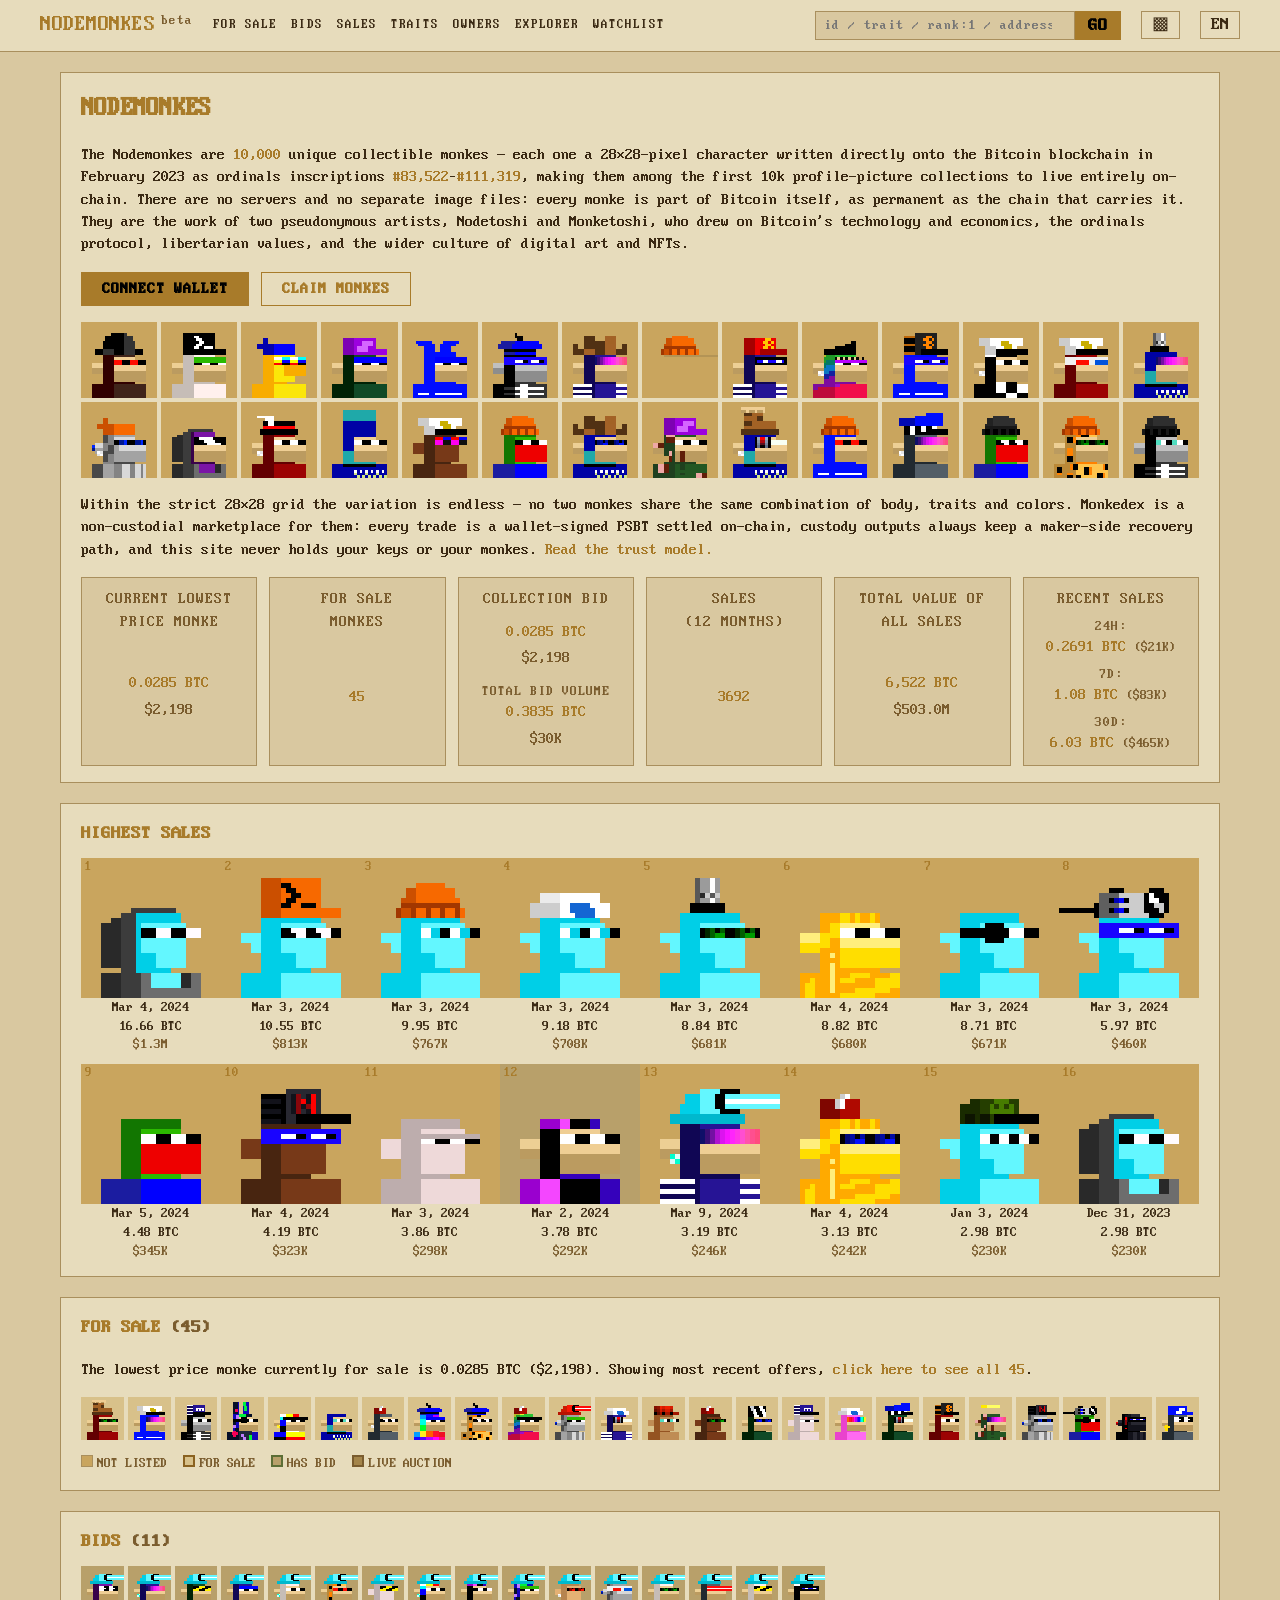
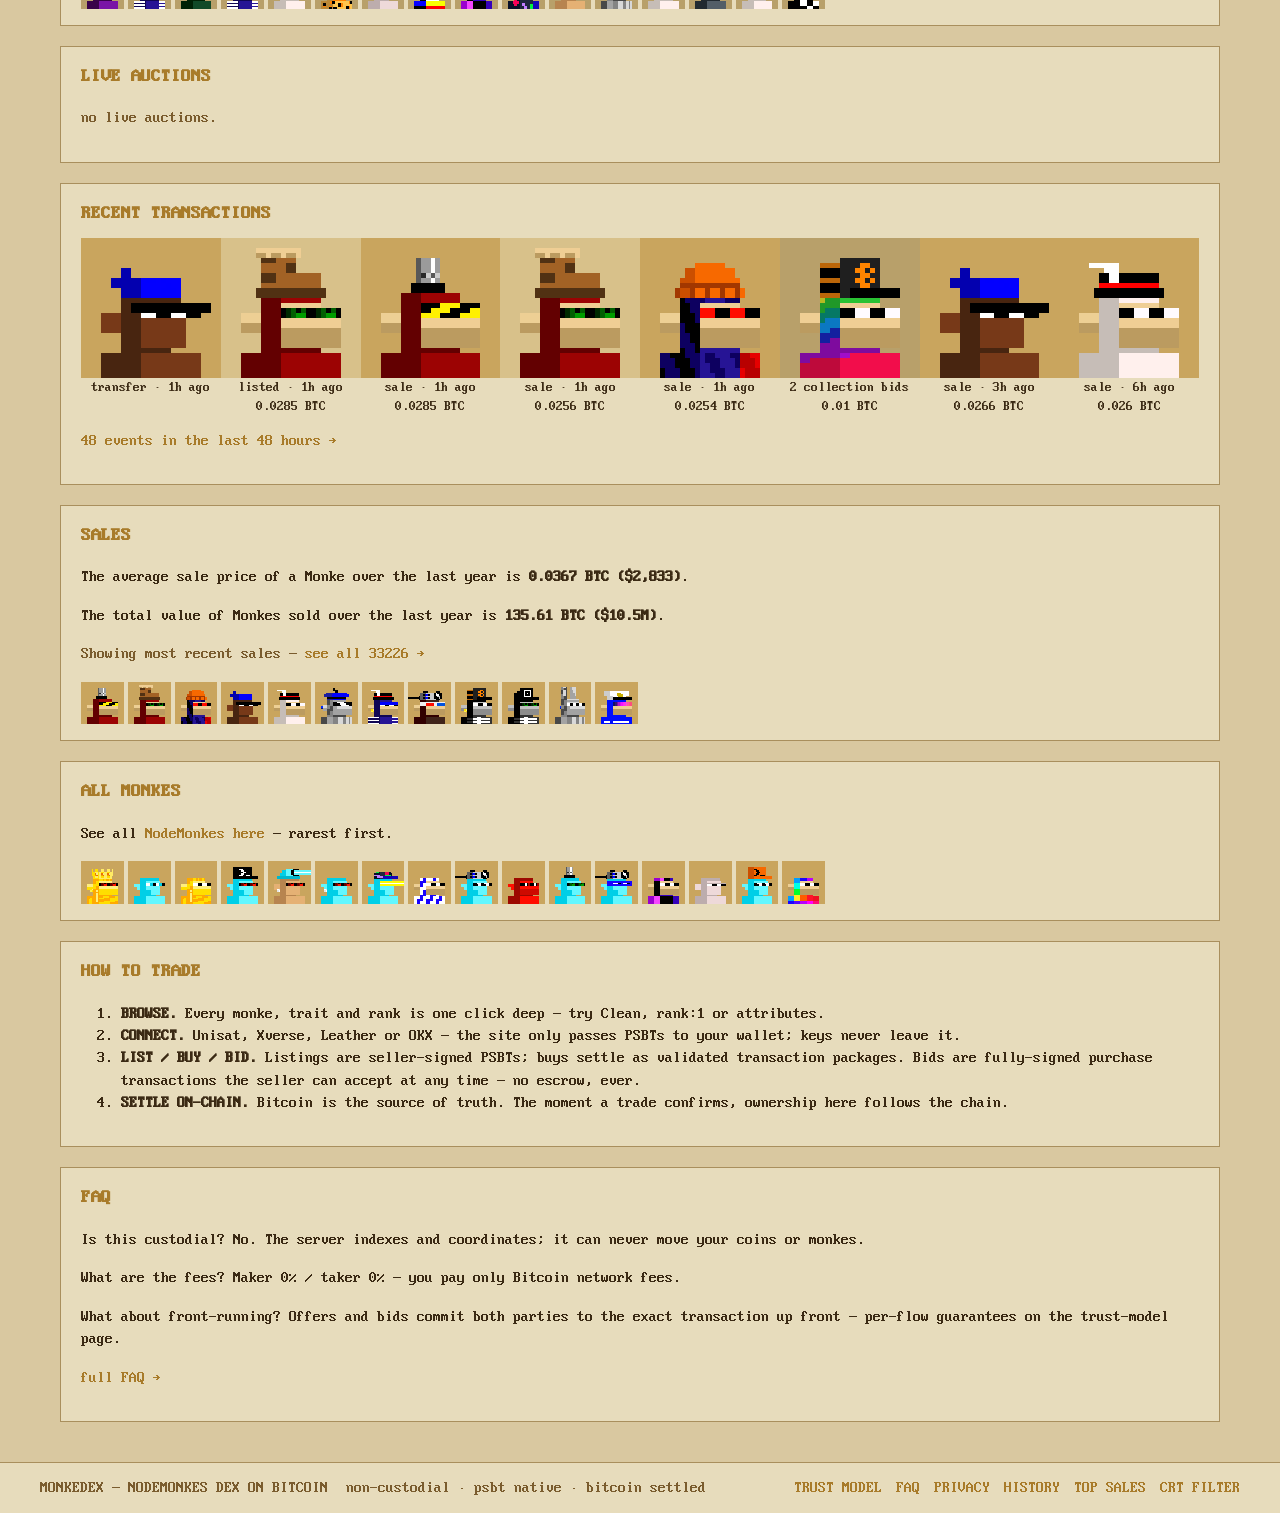
<file: index.html>
<!DOCTYPE html>
<html lang="en" data-network="bitcoin" data-theme="sepia">
<head>
  <meta charset="utf-8">
  <meta name="viewport" content="width=device-width, initial-scale=1">
  <title>MONKEDEX — Nodemonkes on Bitcoin</title>
  <meta name="description" content="Monkedex — a non-custodial marketplace for Nodemonkes on Bitcoin. PSBT-native trades, taproot custody with maker-side recovery, zero custody of your keys.">
  <meta property="og:type" content="website">
  <meta property="og:site_name" content="MONKEDEX">
  <meta property="og:title" content="MONKEDEX — NODEMONKES DEX ON BITCOIN">
  <meta property="og:description" content="Non-custodial marketplace for Nodemonkes on Bitcoin — PSBT-native trades, settled on-chain.">
  <meta property="og:image" content="images/logo.png">
  <link rel="icon" type="image/png" href="images/favicon.png">
  <link rel="stylesheet" href="css/style.css">
  <script>
    (function(){
      var d = document.documentElement;
      var t = localStorage.getItem('mdx-theme');
      if (t !== 'light' && t !== 'dark' && t !== 'sepia') t = 'sepia';
      d.dataset.theme = t;
    })();
  </script>
</head>
<body>

<header class="site-header">
  <div class="header-inner">
    <a class="logo" href="#">NODEMONKES<span class="logo-beta">beta</span></a>
    
    <nav class="site-nav">
      <a href="#forsale">FOR SALE</a>
      <a href="#bids">BIDS</a>
      <a href="#sales">SALES</a>
      <a href="#traits">TRAITS</a>
      <a href="#owners">OWNERS</a>
      <a href="#explorer">EXPLORER</a>
      <a href="#watchlist" id="nav-watchlist">WATCHLIST</a>
    </nav>
    <form class="search-form" action="#" method="get">
      <input type="search" name="query" placeholder="id / trait / rank:1 / address …" aria-label="Search">
      <button type="submit">GO</button>
    </form>
    
   
    <button id="theme-toggle" class="theme-btn" title="cycle theme" aria-label="Cycle theme">▩</button>
    <button id="lang-toggle" class="theme-btn" title="switch language" data-lang="zh-CN">EN</button>
  </div>
</header>

<main class="site-main">

<section class="hero panel">
  <h1>NODEMONKES</h1>
  <p>The Nodemonkes are <a href="#rarity">10,000</a> unique collectible monkes — each one a
    28×28-pixel character written directly onto the Bitcoin blockchain in February 2023 as
    ordinals inscriptions
    <a href="#search">#83,522</a>–<a href="#search">#111,319</a>,
    making them among the first 10k profile-picture collections to live entirely on-chain.
    There are no servers and no separate image files: every monke is part of Bitcoin itself,
    as permanent as the chain that carries it. They are the work of two pseudonymous artists,
    Nodetoshi and Monketoshi, who drew on Bitcoin's technology and economics, the ordinals
    protocol, libertarian values, and the wider culture of digital art and NFTs.</p>
  
  <div class="hero-actions">
    <button type="button" id="hero-connect-btn" class="btn">CONNECT WALLET</button>
    <button type="button" id="hero-migrate-btn" class="btn btn-ghost">Claim MONKES</button>
  </div>
  
  <div class="monke-grid mini lore-band no-ring" style="--cols: 14">
    <a class="monke-tile" href="#monke-5682" data-monke-id="5682" title="Monke #5682 — rank 9482">
      <img class="msprite inline-tile" src="[data-uri]" alt="Monke #5682" width="28" height="28">
    </a>
    <a class="monke-tile" href="#monke-4107" data-monke-id="4107" title="Monke #4107 — rank 6908">
      <img class="msprite inline-tile" src="[data-uri]" alt="Monke #4107" width="28" height="28">
    </a>
    <a class="monke-tile" href="#monke-9691" data-monke-id="9691" title="Monke #9691 — rank 678">
      <img class="msprite inline-tile" src="[data-uri]" alt="Monke #9691" width="28" height="28">
    </a>
    <a class="monke-tile" href="#monke-174" data-monke-id="174" title="Monke #174 — rank 8534">
      <img class="msprite inline-tile" src="[data-uri]" alt="Monke #174" width="28" height="28">
    </a>
    <a class="monke-tile" href="#monke-9211" data-monke-id="9211" title="Monke #9211 — rank 1252">
      <img class="msprite inline-tile" src="[data-uri]" alt="Monke #9211" width="28" height="28">
    </a>
    <a class="monke-tile" href="#monke-9869" data-monke-id="9869" title="Monke #9869 — rank 8998">
      <img class="msprite inline-tile" src="[data-uri]" alt="Monke #9869" width="28" height="28">
    </a>
    <a class="monke-tile" href="#monke-8599" data-monke-id="8599" title="Monke #8599 — rank 6695">
      <img class="msprite inline-tile" src="[data-uri]" alt="Monke #8599" width="28" height="28">
    </a>
    <a class="monke-tile" href="#monke-4177" data-monke-id="4177" title="Monke #4177 — rank 9124">
      <img class="msprite inline-tile" src="[data-uri]" alt="Monke #4177" width="28" height="28">
    </a>
    <a class="monke-tile" href="#monke-7810" data-monke-id="7810" title="Monke #7810 — rank 3536">
      <img class="msprite inline-tile" src="[data-uri]" alt="Monke #7810" width="28" height="28">
    </a>
    <a class="monke-tile" href="#monke-2697" data-monke-id="2697" title="Monke #2697 — rank 1176">
      <img class="msprite inline-tile" src="[data-uri]" alt="Monke #2697" width="28" height="28">
    </a>
    <a class="monke-tile" href="#monke-9955" data-monke-id="9955" title="Monke #9955 — rank 3119">
      <img class="msprite inline-tile" src="[data-uri]" alt="Monke #9955" width="28" height="28">
    </a>
    <a class="monke-tile" href="#monke-800" data-monke-id="800" title="Monke #800 — rank 8845">
      <img class="msprite inline-tile" src="[data-uri]" alt="Monke #800" width="28" height="28">
    </a>
    <a class="monke-tile" href="#monke-4653" data-monke-id="4653" title="Monke #4653 — rank 6775">
      <img class="msprite inline-tile" src="[data-uri]" alt="Monke #4653" width="28" height="28">
    </a>
    <a class="monke-tile" href="#monke-6550" data-monke-id="6550" title="Monke #6550 — rank 1548">
      <img class="msprite inline-tile" src="[data-uri]" alt="Monke #6550" width="28" height="28">
    </a>
    <a class="monke-tile" href="#monke-3603" data-monke-id="3603" title="Monke #3603 — rank 6152">
      <img class="msprite inline-tile" src="[data-uri]" alt="Monke #3603" width="28" height="28">
    </a>
    <a class="monke-tile" href="#monke-5881" data-monke-id="5881" title="Monke #5881 — rank 6159">
      <img class="msprite inline-tile" src="[data-uri]" alt="Monke #5881" width="28" height="28">
    </a>
    <a class="monke-tile" href="#monke-2202" data-monke-id="2202" title="Monke #2202 — rank 9190">
      <img class="msprite inline-tile" src="[data-uri]" alt="Monke #2202" width="28" height="28">
    </a>
    <a class="monke-tile" href="#monke-4017" data-monke-id="4017" title="Monke #4017 — rank 6708">
      <img class="msprite inline-tile" src="[data-uri]" alt="Monke #4017" width="28" height="28">
    </a>
    <a class="monke-tile" href="#monke-7184" data-monke-id="7184" title="Monke #7184 — rank 1916">
      <img class="msprite inline-tile" src="[data-uri]" alt="Monke #7184" width="28" height="28">
    </a>
    <a class="monke-tile" href="#monke-9747" data-monke-id="9747" title="Monke #9747 — rank 9299">
      <img class="msprite inline-tile" src="[data-uri]" alt="Monke #9747" width="28" height="28">
    </a>
    <a class="monke-tile" href="#monke-30" data-monke-id="30" title="Monke #30 — rank 4835">
      <img class="msprite inline-tile" src="[data-uri]" alt="Monke #30" width="28" height="28">
    </a>
    <a class="monke-tile" href="#monke-7509" data-monke-id="7509" title="Monke #7509 — rank 5585">
      <img class="msprite inline-tile" src="[data-uri]" alt="Monke #7509" width="28" height="28">
    </a>
    <a class="monke-tile" href="#monke-2767" data-monke-id="2767" title="Monke #2767 — rank 2267">
      <img class="msprite inline-tile" src="[data-uri]" alt="Monke #2767" width="28" height="28">
    </a>
    <a class="monke-tile" href="#monke-6911" data-monke-id="6911" title="Monke #6911 — rank 3657">
      <img class="msprite inline-tile" src="[data-uri]" alt="Monke #6911" width="28" height="28">
    </a>
    <a class="monke-tile" href="#monke-1978" data-monke-id="1978" title="Monke #1978 — rank 5766">
      <img class="msprite inline-tile" src="[data-uri]" alt="Monke #1978" width="28" height="28">
    </a>
    <a class="monke-tile" href="#monke-8517" data-monke-id="8517" title="Monke #8517 — rank 7005">
      <img class="msprite inline-tile" src="[data-uri]" alt="Monke #8517" width="28" height="28">
    </a>
    <a class="monke-tile" href="#monke-4396" data-monke-id="4396" title="Monke #4396 — rank 5222">
      <img class="msprite inline-tile" src="[data-uri]" alt="Monke #4396" width="28" height="28">
    </a>
    <a class="monke-tile" href="#monke-2443" data-monke-id="2443" title="Monke #2443 — rank 7355">
      <img class="msprite inline-tile" src="[data-uri]" alt="Monke #2443" width="28" height="28">
    </a>
  </div>

  <p>Within the strict 28×28 grid the variation is endless — no two monkes share the same
    combination of body, traits and colors. Monkedex is a non-custodial marketplace for
    them: every trade is a wallet-signed PSBT settled on-chain, custody outputs always keep
    a maker-side recovery path, and this site never holds your keys or your monkes.
    <a href="#dex">Read the trust model.</a></p>

  <div class="stats-strip">
    <div class="stat">
      <span class="stat-label"><a href="#monke-1227">current lowest<br>price monke</a></span>
      <div class="stat-body">
        <span class="stat-value"><a href="#monke-1227">0.0285 BTC</a><span class="stat-usd">$2,198</span></span>
      </div>
    </div>
    <div class="stat">
      <span class="stat-label"><a href="#forsale">for sale<br>monkes</a></span>
      <div class="stat-body"><span class="stat-value"><a href="#forsale">45</a></span></div>
    </div>
    <div class="stat stat-bids">
      <span class="stat-label"><a href="#bids">collection bid</a></span>
      <div class="stat-body">
        <span class="stat-value"><a href="#bids">0.0285 BTC</a><span class="stat-usd">$2,198</span></span>
        <span class="stat-vlabel"><a href="#bids">total bid volume</a></span>
        <span class="stat-value"><a href="#bids">0.3835 BTC</a><span class="stat-usd">$30K</span></span>
      </div>
    </div>
    <div class="stat">
      <span class="stat-label"><a href="#sales">sales<br>(12 months)</a></span>
      <div class="stat-body"><span class="stat-value"><a href="#sales">3692</a></span></div>
    </div>
    <div class="stat">
      <span class="stat-label">total value of<br>all sales</span>
      <div class="stat-body"><span class="stat-value">6,522 BTC<span class="stat-usd">$503.0M</span></span></div>
    </div>
    <div class="stat">
      <span class="stat-label">recent sales</span>
      <div class="stat-body">
        <span class="stat-vlabel">24h:</span>
        <span class="stat-value">0.2691 BTC <span class="stat-vusd">($21K)</span></span>
        <span class="stat-vlabel">7d:</span>
        <span class="stat-value">1.08 BTC <span class="stat-vusd">($83K)</span></span>
        <span class="stat-vlabel">30d:</span>
        <span class="stat-value">6.03 BTC <span class="stat-vusd">($465K)</span></span>
      </div>
    </div>
  </div>
</section>

<section class="panel" id="highest-sales">
  <h2>HIGHEST SALES</h2>
  <div class="monke-grid band no-ring" style="--cols: 8">
    <div class="monke-cell">
      <a class="monke-tile none" href="#monke-2769" data-monke-id="2769" title="Monke #2769 — rank 57">
        <span class="msprite" style="--col:68;--row:27" role="img" aria-label="Monke #2769"></span>
        <span class="tile-corner">1</span>
      </a>
      <div class="tile-caption dim">Mar 4, 2024</div>
      <div class="tile-caption">16.66 BTC</div>
      <div class="tile-caption tile-usd">$1.3M</div>
    </div>
    <div class="monke-cell">
      <a class="monke-tile none" href="#monke-9255" data-monke-id="9255" title="Monke #9255 — rank 15">
        <span class="msprite" style="--col:54;--row:92" role="img" aria-label="Monke #9255"></span>
        <span class="tile-corner">2</span>
      </a>
      <div class="tile-caption dim">Mar 3, 2024</div>
      <div class="tile-caption">10.55 BTC</div>
      <div class="tile-caption tile-usd">$813K</div>
    </div>
    <div class="monke-cell">
      <a class="monke-tile none" href="#monke-5605" data-monke-id="5605" title="Monke #5605 — rank 67">
        <span class="msprite" style="--col:4;--row:56" role="img" aria-label="Monke #5605"></span>
        <span class="tile-corner">3</span>
      </a>
      <div class="tile-caption dim">Mar 3, 2024</div>
      <div class="tile-caption">9.95 BTC</div>
      <div class="tile-caption tile-usd">$767K</div>
    </div>
    <div class="monke-cell">
      <a class="monke-tile none" href="#monke-3315" data-monke-id="3315" title="Monke #3315 — rank 75">
        <span class="msprite" style="--col:14;--row:33" role="img" aria-label="Monke #3315"></span>
        <span class="tile-corner">4</span>
      </a>
      <div class="tile-caption dim">Mar 3, 2024</div>
      <div class="tile-caption">9.18 BTC</div>
      <div class="tile-caption tile-usd">$708K</div>
    </div>
    <div class="monke-cell">
      <a class="monke-tile none" href="#monke-10" data-monke-id="10" title="Monke #10 — rank 11">
        <span class="msprite" style="--col:9;--row:0" role="img" aria-label="Monke #10"></span>
        <span class="tile-corner">5</span>
      </a>
      <div class="tile-caption dim">Mar 3, 2024</div>
      <div class="tile-caption">8.84 BTC</div>
      <div class="tile-caption tile-usd">$681K</div>
    </div>
    <div class="monke-cell">
      <a class="monke-tile none" href="#monke-3361" data-monke-id="3361" title="Monke #3361 — rank 3">
        <span class="msprite" style="--col:60;--row:33" role="img" aria-label="Monke #3361"></span>
        <span class="tile-corner">6</span>
      </a>
      <div class="tile-caption dim">Mar 4, 2024</div>
      <div class="tile-caption">8.82 BTC</div>
      <div class="tile-caption tile-usd">$680K</div>
    </div>
    <div class="monke-cell">
      <a class="monke-tile none" href="#monke-4791" data-monke-id="4791" title="Monke #4791 — rank 74">
        <span class="msprite" style="--col:90;--row:47" role="img" aria-label="Monke #4791"></span>
        <span class="tile-corner">7</span>
      </a>
      <div class="tile-caption dim">Mar 3, 2024</div>
      <div class="tile-caption">8.71 BTC</div>
      <div class="tile-caption tile-usd">$671K</div>
    </div>
    <div class="monke-cell">
      <a class="monke-tile none" href="#monke-8183" data-monke-id="8183" title="Monke #8183 — rank 12">
        <span class="msprite" style="--col:82;--row:81" role="img" aria-label="Monke #8183"></span>
        <span class="tile-corner">8</span>
      </a>
      <div class="tile-caption dim">Mar 3, 2024</div>
      <div class="tile-caption">5.97 BTC</div>
      <div class="tile-caption tile-usd">$460K</div>
    </div>
    <div class="monke-cell">
      <a class="monke-tile none" href="#monke-9553" data-monke-id="9553" title="Monke #9553 — rank 61">
        <span class="msprite" style="--col:52;--row:95" role="img" aria-label="Monke #9553"></span>
        <span class="tile-corner">9</span>
      </a>
      <div class="tile-caption dim">Mar 5, 2024</div>
      <div class="tile-caption">4.48 BTC</div>
      <div class="tile-caption tile-usd">$345K</div>
    </div>
    <div class="monke-cell">
      <a class="monke-tile none" href="#monke-1" data-monke-id="1" title="Monke #1 — rank 3188">
        <span class="msprite" style="--col:0;--row:0" role="img" aria-label="Monke #1"></span>
        <span class="tile-corner">10</span>
      </a>
      <div class="tile-caption dim">Mar 4, 2024</div>
      <div class="tile-caption">4.19 BTC</div>
      <div class="tile-caption tile-usd">$323K</div>
    </div>
    <div class="monke-cell">
      <a class="monke-tile none" href="#monke-1603" data-monke-id="1603" title="Monke #1603 — rank 14">
        <span class="msprite" style="--col:2;--row:16" role="img" aria-label="Monke #1603"></span>
        <span class="tile-corner">11</span>
      </a>
      <div class="tile-caption dim">Mar 3, 2024</div>
      <div class="tile-caption">3.86 BTC</div>
      <div class="tile-caption tile-usd">$298K</div>
    </div>
    <div class="monke-cell">
      <a class="monke-tile bid" href="#monke-9293" data-monke-id="9293" title="Monke #9293 — rank 13">
        <span class="msprite" style="--col:92;--row:92" role="img" aria-label="Monke #9293"></span>
        <span class="tile-corner">12</span>
      </a>
      <div class="tile-caption dim">Mar 2, 2024</div>
      <div class="tile-caption">3.78 BTC</div>
      <div class="tile-caption tile-usd">$292K</div>
    </div>
    <div class="monke-cell">
      <a class="monke-tile none" href="#monke-5141" data-monke-id="5141" title="Monke #5141 — rank 49">
        <span class="msprite" style="--col:40;--row:51" role="img" aria-label="Monke #5141"></span>
        <span class="tile-corner">13</span>
      </a>
      <div class="tile-caption dim">Mar 9, 2024</div>
      <div class="tile-caption">3.19 BTC</div>
      <div class="tile-caption tile-usd">$246K</div>
    </div>
    <div class="monke-cell">
      <a class="monke-tile none" href="#monke-2157" data-monke-id="2157" title="Monke #2157 — rank 455">
        <span class="msprite" style="--col:56;--row:21" role="img" aria-label="Monke #2157"></span>
        <span class="tile-corner">14</span>
      </a>
      <div class="tile-caption dim">Mar 4, 2024</div>
      <div class="tile-caption">3.13 BTC</div>
      <div class="tile-caption tile-usd">$242K</div>
    </div>
    <div class="monke-cell">
      <a class="monke-tile none" href="#monke-7008" data-monke-id="7008" title="Monke #7008 — rank 34">
        <span class="msprite" style="--col:7;--row:70" role="img" aria-label="Monke #7008"></span>
        <span class="tile-corner">15</span>
      </a>
      <div class="tile-caption dim">Jan 3, 2024</div>
      <div class="tile-caption">2.98 BTC</div>
      <div class="tile-caption tile-usd">$230K</div>
    </div>
    <div class="monke-cell">
      <a class="monke-tile none" href="#monke-2769" data-monke-id="2769" title="Monke #2769 — rank 57">
        <span class="msprite" style="--col:68;--row:27" role="img" aria-label="Monke #2769"></span>
        <span class="tile-corner">16</span>
      </a>
      <div class="tile-caption dim">Dec 31, 2023</div>
      <div class="tile-caption">2.98 BTC</div>
      <div class="tile-caption tile-usd">$230K</div>
    </div>
  </div>
</section>

<section class="panel" id="forsale">
  <h2><a href="#forsale">FOR SALE</a> <span class="dim">(45)</span></h2>
  <p>The lowest price monke currently for sale is 0.0285 BTC ($2,198).
    Showing most recent offers, <a href="#forsale">click here to see all 45</a>.</p>
  <div class="monke-grid mini">
    <a class="monke-tile sale" href="#monke-1227" data-monke-id="1227" title="Monke #1227 — rank 6111"><span class="msprite" style="--col:26;--row:12"></span></a>
    <a class="monke-tile sale" href="#monke-5874" data-monke-id="5874" title="Monke #5874 — rank 3019"><span class="msprite" style="--col:73;--row:58"></span></a>
    <a class="monke-tile sale" href="#monke-7246" data-monke-id="7246" title="Monke #7246 — rank 9408"><span class="msprite" style="--col:45;--row:72"></span></a>
    <a class="monke-tile sale" href="#monke-7640" data-monke-id="7640" title="Monke #7640 — rank 7146"><span class="msprite" style="--col:39;--row:76"></span></a>
    <a class="monke-tile sale" href="#monke-8530" data-monke-id="8530" title="Monke #8530 — rank 7007"><span class="msprite" style="--col:29;--row:85"></span></a>
    <a class="monke-tile sale" href="#monke-9890" data-monke-id="9890" title="Monke #9890 — rank 8554"><span class="msprite" style="--col:89;--row:98"></span></a>
    <a class="monke-tile sale" href="#monke-241" data-monke-id="241" title="Monke #241 — rank 6352"><span class="msprite" style="--col:40;--row:2"></span></a>
    <a class="monke-tile sale" href="#monke-1134" data-monke-id="1134" title="Monke #1134 — rank 2878"><span class="msprite" style="--col:33;--row:11"></span></a>
    <a class="monke-tile sale" href="#monke-4669" data-monke-id="4669" title="Monke #4669 — rank 5041"><span class="msprite" style="--col:68;--row:46"></span></a>
    <a class="monke-tile sale" href="#monke-5278" data-monke-id="5278" title="Monke #5278 — rank 4582"><span class="msprite" style="--col:77;--row:52"></span></a>
    <a class="monke-tile sale" href="#monke-2921" data-monke-id="2921" title="Monke #2921 — rank 3709"><span class="msprite" style="--col:20;--row:29"></span></a>
    <a class="monke-tile sale" href="#monke-9369" data-monke-id="9369" title="Monke #9369 — rank 8239"><span class="msprite" style="--col:68;--row:93"></span></a>
    <a class="monke-tile sale" href="#monke-9709" data-monke-id="9709" title="Monke #9709 — rank 3282"><span class="msprite" style="--col:8;--row:97"></span></a>
    <a class="monke-tile sale" href="#monke-1025" data-monke-id="1025" title="Monke #1025 — rank 4926"><span class="msprite" style="--col:24;--row:10"></span></a>
    <a class="monke-tile sale" href="#monke-3571" data-monke-id="3571" title="Monke #3571 — rank 3970"><span class="msprite" style="--col:70;--row:35"></span></a>
    <a class="monke-tile sale" href="#monke-7971" data-monke-id="7971" title="Monke #7971 — rank 3867"><span class="msprite" style="--col:70;--row:79"></span></a>
    <a class="monke-tile sale" href="#monke-3330" data-monke-id="3330" title="Monke #3330 — rank 1906"><span class="msprite" style="--col:29;--row:33"></span></a>
    <a class="monke-tile sale" href="#monke-7696" data-monke-id="7696" title="Monke #7696 — rank 7774"><span class="msprite" style="--col:95;--row:76"></span></a>
    <a class="monke-tile sale" href="#monke-7513" data-monke-id="7513" title="Monke #7513 — rank 9127"><span class="msprite" style="--col:12;--row:75"></span></a>
    <a class="monke-tile sale" href="#monke-7985" data-monke-id="7985" title="Monke #7985 — rank 1095"><span class="msprite" style="--col:84;--row:79"></span></a>
    <a class="monke-tile sale" href="#monke-2377" data-monke-id="2377" title="Monke #2377 — rank 8000"><span class="msprite" style="--col:76;--row:23"></span></a>
    <a class="monke-tile sale" href="#monke-5309" data-monke-id="5309" title="Monke #5309 — rank 2686"><span class="msprite" style="--col:8;--row:53"></span></a>
    <a class="monke-tile sale" href="#monke-4210" data-monke-id="4210" title="Monke #4210 — rank 3286"><span class="msprite" style="--col:9;--row:42"></span></a>
    <a class="monke-tile sale" href="#monke-6593" data-monke-id="6593" title="Monke #6593 — rank 219"><span class="msprite" style="--col:92;--row:65"></span></a>
  </div>
  
  <div class="grid-legend">
    <span><span class="legend-chip none"></span>NOT LISTED</span>
    <span><span class="legend-chip sale"></span>FOR SALE</span>
    <span><span class="legend-chip bid"></span>HAS BID</span>
    <span><span class="legend-chip auction"></span>LIVE AUCTION</span>
  </div>
</section>

<section class="panel" id="bids">
  <h2><a href="#bids">BIDS</a> <span class="dim">(11)</span></h2>
  <div class="monke-grid mini">
    <a class="monke-tile bid" href="#monke-9547" data-monke-id="9547" title="Monke #9547 — rank 93"><span class="msprite" style="--col:46;--row:95"></span></a>
    <a class="monke-tile bid" href="#monke-5141" data-monke-id="5141" title="Monke #5141 — rank 49"><span class="msprite" style="--col:40;--row:51"></span></a>
    <a class="monke-tile bid" href="#monke-9379" data-monke-id="9379" title="Monke #9379 — rank 98"><span class="msprite" style="--col:78;--row:93"></span></a>
    <a class="monke-tile bid" href="#monke-5911" data-monke-id="5911" title="Monke #5911 — rank 95"><span class="msprite" style="--col:10;--row:59"></span></a>
    <a class="monke-tile bid" href="#monke-9172" data-monke-id="9172" title="Monke #9172 — rank 81"><span class="msprite" style="--col:71;--row:91"></span></a>
    <a class="monke-tile bid" href="#monke-6236" data-monke-id="6236" title="Monke #6236 — rank 85"><span class="msprite" style="--col:35;--row:62"></span></a>
    <a class="monke-tile bid" href="#monke-997" data-monke-id="997" title="Monke #997 — rank 68"><span class="msprite" style="--col:96;--row:9"></span></a>
    <a class="monke-tile bid" href="#monke-7932" data-monke-id="7932" title="Monke #7932 — rank 78"><span class="msprite" style="--col:31;--row:79"></span></a>
    <a class="monke-tile bid" href="#monke-3798" data-monke-id="3798" title="Monke #3798 — rank 79"><span class="msprite" style="--col:97;--row:37"></span></a>
    <a class="monke-tile bid" href="#monke-6489" data-monke-id="6489" title="Monke #6489 — rank 86"><span class="msprite" style="--col:88;--row:64"></span></a>
    <a class="monke-tile bid" href="#monke-8812" data-monke-id="8812" title="Monke #8812 — rank 5"><span class="msprite" style="--col:11;--row:88"></span></a>
    <a class="monke-tile bid" href="#monke-9261" data-monke-id="9261" title="Monke #9261 — rank 89"><span class="msprite" style="--col:60;--row:92"></span></a>
    <a class="monke-tile bid" href="#monke-2952" data-monke-id="2952" title="Monke #2952 — rank 102"><span class="msprite" style="--col:51;--row:29"></span></a>
    <a class="monke-tile bid" href="#monke-794" data-monke-id="794" title="Monke #794 — rank 77"><span class="msprite" style="--col:93;--row:7"></span></a>
    <a class="monke-tile bid" href="#monke-4825" data-monke-id="4825" title="Monke #4825 — rank 92"><span class="msprite" style="--col:24;--row:48"></span></a>
    <a class="monke-tile bid" href="#monke-5567" data-monke-id="5567" title="Monke #5567 — rank 83"><span class="msprite" style="--col:66;--row:55"></span></a>
  </div>
</section>

<section class="panel" id="auctions">
  <h2><a href="#auctions">LIVE AUCTIONS</a></h2>
  <p class="dim">no live auctions.</p>
</section>

<section class="panel" id="recent-transactions">
  <h2><a href="#recents">RECENT TRANSACTIONS</a></h2>
  <div class="monke-grid band" style="--cols: 8">
    <div class="monke-cell">
      <a class="monke-tile none" href="#monke-421" data-monke-id="421" title="Monke #421 — rank 4127">
        <span class="msprite" style="--col:20;--row:4"></span>
      </a>
      <div class="tile-caption dim">transfer · 1h ago</div>
    </div>
    <div class="monke-cell">
      <a class="monke-tile sale" href="#monke-1227" data-monke-id="1227" title="Monke #1227 — rank 6111">
        <span class="msprite" style="--col:26;--row:12"></span>
      </a>
      <div class="tile-caption dim">listed · 1h ago</div>
      <div class="tile-caption">0.0285 BTC</div>
    </div>
    <div class="monke-cell">
      <a class="monke-tile none" href="#monke-9475" data-monke-id="9475" title="Monke #9475 — rank 1947">
        <span class="msprite" style="--col:74;--row:94"></span>
      </a>
      <div class="tile-caption dim">sale · 1h ago</div>
      <div class="tile-caption">0.0285 BTC</div>
    </div>
    <div class="monke-cell">
      <a class="monke-tile sale" href="#monke-1227" data-monke-id="1227" title="Monke #1227 — rank 6111">
        <span class="msprite" style="--col:26;--row:12"></span>
      </a>
      <div class="tile-caption dim">sale · 1h ago</div>
      <div class="tile-caption">0.0256 BTC</div>
    </div>
    <div class="monke-cell">
      <a class="monke-tile none" href="#monke-4499" data-monke-id="4499" title="Monke #4499 — rank 4700">
        <span class="msprite" style="--col:98;--row:44"></span>
      </a>
      <div class="tile-caption dim">sale · 1h ago</div>
      <div class="tile-caption">0.0254 BTC</div>
    </div>
    <div class="monke-cell">
      <a class="monke-tile bid" href="#bids" title="2 collection bids">
        <span class="msprite" style="--col:3;--row:75"></span>
      </a>
      <div class="tile-caption dim">2 collection bids</div>
      <div class="tile-caption">0.01 BTC</div>
    </div>
    <div class="monke-cell">
      <a class="monke-tile none" href="#monke-421" data-monke-id="421" title="Monke #421 — rank 4127">
        <span class="msprite" style="--col:20;--row:4"></span>
      </a>
      <div class="tile-caption dim">sale · 3h ago</div>
      <div class="tile-caption">0.0266 BTC</div>
    </div>
    <div class="monke-cell">
      <a class="monke-tile none" href="#monke-116" data-monke-id="116" title="Monke #116 — rank 8942">
        <span class="msprite" style="--col:15;--row:1"></span>
      </a>
      <div class="tile-caption dim">sale · 6h ago</div>
      <div class="tile-caption">0.026 BTC</div>
    </div>
  </div>
  <p class="dim" style="margin-top:14px;"><a href="#recents">48 events in the last 48 hours →</a></p>
</section>

<section class="panel" id="sales">
  <h2><a href="#sales">SALES</a></h2>
  <p>The average sale price of a Monke over the last year is
    <strong>0.0367 BTC ($2,833)</strong>.</p>
  <p>The total value of Monkes sold over the last year is
    <strong>135.61 BTC ($10.5M)</strong>.</p>
  <p class="dim">Showing most recent sales — <a href="#sales">see all 33226 →</a></p>
  
  <div class="monke-grid mini">
    <a class="monke-tile" href="#monke-9475" data-monke-id="9475" title="Monke #9475 — rank 1947"><span class="msprite" style="--col:74;--row:94"></span></a>
    <a class="monke-tile" href="#monke-1227" data-monke-id="1227" title="Monke #1227 — rank 6111"><span class="msprite" style="--col:26;--row:12"></span></a>
    <a class="monke-tile" href="#monke-4499" data-monke-id="4499" title="Monke #4499 — rank 4700"><span class="msprite" style="--col:98;--row:44"></span></a>
    <a class="monke-tile" href="#monke-421" data-monke-id="421" title="Monke #421 — rank 4127"><span class="msprite" style="--col:20;--row:4"></span></a>
    <a class="monke-tile" href="#monke-116" data-monke-id="116" title="Monke #116 — rank 8942"><span class="msprite" style="--col:15;--row:1"></span></a>
    <a class="monke-tile" href="#monke-346" data-monke-id="346" title="Monke #346 — rank 8178"><span class="msprite" style="--col:45;--row:3"></span></a>
    <a class="monke-tile" href="#monke-8890" data-monke-id="8890" title="Monke #8890 — rank 3834"><span class="msprite" style="--col:89;--row:88"></span></a>
    <a class="monke-tile" href="#monke-3539" data-monke-id="3539" title="Monke #3539 — rank 2008"><span class="msprite" style="--col:38;--row:35"></span></a>
    <a class="monke-tile" href="#monke-5715" data-monke-id="5715" title="Monke #5715 — rank 7394"><span class="msprite" style="--col:14;--row:57"></span></a>
    <a class="monke-tile" href="#monke-173" data-monke-id="173" title="Monke #173 — rank 7654"><span class="msprite" style="--col:72;--row:1"></span></a>
    <a class="monke-tile" href="#monke-8751" data-monke-id="8751" title="Monke #8751 — rank 6836"><span class="msprite" style="--col:50;--row:87"></span></a>
    <a class="monke-tile" href="#monke-5874" data-monke-id="5874" title="Monke #5874 — rank 3019"><span class="msprite" style="--col:73;--row:58"></span></a>
  </div>
</section>

<section class="panel" id="rarity">
  <h2><a href="#rarity">ALL MONKES</a></h2>
  <p>See all <a href="#rarity">NodeMonkes here</a> — rarest first.</p>
  <div class="monke-grid mini">
    <a class="monke-tile" href="#monke-209" data-monke-id="209" title="Monke #209 — rank 1"><span class="msprite" style="--col:8;--row:2"></span></a>
    <a class="monke-tile" href="#monke-7277" data-monke-id="7277" title="Monke #7277 — rank 2"><span class="msprite" style="--col:76;--row:72"></span></a>
    <a class="monke-tile" href="#monke-3361" data-monke-id="3361" title="Monke #3361 — rank 3"><span class="msprite" style="--col:60;--row:33"></span></a>
    <a class="monke-tile" href="#monke-4143" data-monke-id="4143" title="Monke #4143 — rank 4"><span class="msprite" style="--col:42;--row:41"></span></a>
    <a class="monke-tile" href="#monke-8812" data-monke-id="8812" title="Monke #8812 — rank 5"><span class="msprite" style="--col:11;--row:88"></span></a>
    <a class="monke-tile" href="#monke-4216" data-monke-id="4216" title="Monke #4216 — rank 6"><span class="msprite" style="--col:15;--row:42"></span></a>
    <a class="monke-tile" href="#monke-9845" data-monke-id="9845" title="Monke #9845 — rank 7"><span class="msprite" style="--col:44;--row:98"></span></a>
    <a class="monke-tile" href="#monke-399" data-monke-id="399" title="Monke #399 — rank 8"><span class="msprite" style="--col:98;--row:3"></span></a>
    <a class="monke-tile" href="#monke-1249" data-monke-id="1249" title="Monke #1249 — rank 9"><span class="msprite" style="--col:48;--row:12"></span></a>
    <a class="monke-tile" href="#monke-515" data-monke-id="515" title="Monke #515 — rank 10"><span class="msprite" style="--col:14;--row:5"></span></a>
    <a class="monke-tile" href="#monke-10" data-monke-id="10" title="Monke #10 — rank 11"><span class="msprite" style="--col:9;--row:0"></span></a>
    <a class="monke-tile" href="#monke-8183" data-monke-id="8183" title="Monke #8183 — rank 12"><span class="msprite" style="--col:82;--row:81"></span></a>
    <a class="monke-tile" href="#monke-9293" data-monke-id="9293" title="Monke #9293 — rank 13"><span class="msprite" style="--col:92;--row:92"></span></a>
    <a class="monke-tile" href="#monke-1603" data-monke-id="1603" title="Monke #1603 — rank 14"><span class="msprite" style="--col:2;--row:16"></span></a>
    <a class="monke-tile" href="#monke-9255" data-monke-id="9255" title="Monke #9255 — rank 15"><span class="msprite" style="--col:54;--row:92"></span></a>
    <a class="monke-tile" href="#monke-8227" data-monke-id="8227" title="Monke #8227 — rank 16"><span class="msprite" style="--col:26;--row:82"></span></a>
  </div>
</section>

<section class="panel" id="how-to-trade">
  <h2>HOW TO TRADE</h2>
  <ol>
    <li><strong>BROWSE.</strong> Every monke, trait and rank is one click deep — try Clean, rank:1 or attributes.</li>
    <li><strong>CONNECT.</strong> Unisat, Xverse, Leather or OKX — the site only passes PSBTs to your wallet; keys never leave it.</li>
    <li><strong>LIST / BUY / BID.</strong> Listings are seller-signed PSBTs; buys settle as validated transaction packages. Bids are fully-signed purchase transactions the seller can accept at any time — no escrow, ever.</li>
    <li><strong>SETTLE ON-CHAIN.</strong> Bitcoin is the source of truth. The moment a trade confirms, ownership here follows the chain.</li>
  </ol>
</section>

<section class="panel" id="faq">
  <h2>FAQ</h2>
  <p class="kv"><span class="k">Is this custodial?</span> No. The server indexes and coordinates; it can never move your coins or monkes.</p>
  <p class="kv"><span class="k">What are the fees?</span> Maker 0% / taker 0% — you pay only Bitcoin network fees.</p>
  <p class="kv"><span class="k">What about front-running?</span> Offers and bids commit both parties to the exact transaction up front — per-flow guarantees on the trust-model page.</p>
  <p><a href="#faq">full FAQ →</a></p>
</section>

</main>

<footer class="site-footer">
  <div class="footer-inner">
    <span>MONKEDEX — NODEMONKES DEX ON BITCOIN</span>
    <span class="dim">non-custodial · psbt native · bitcoin settled</span>
    <nav>
      <a href="#dex">TRUST MODEL</a>
      <a href="#faq">FAQ</a>
      <a href="#privacy">PRIVACY</a>
      <a href="#recents">HISTORY</a>
      <a href="#topsales">TOP SALES</a>
      <a href="#crt" onclick="event.preventDefault(); toggleCRT();">CRT FILTER</a>
    </nav>
  </div>
</footer>

<!-- Modals -->

<!-- Wallet Connect Modal -->
<div id="wallet-modal" class="modal-backdrop" hidden>
  <div class="modal">
    <h3>SELECT BITCOIN WALLET</h3>
    <div class="modal-body">
      <button type="button" class="wallet-option" data-provider="Unisat">
        <span>UNISAT WALLET</span>
        <span class="dim">Taproot Native</span>
      </button>
      <button type="button" class="wallet-option" data-provider="Xverse">
        <span>XVERSE WALLET</span>
        <span class="dim">Mobile & Extension</span>
      </button>
      <button type="button" class="wallet-option" data-provider="Leather">
        <span>LEATHER (HIRO)</span>
        <span class="dim">Bitcoin & Ordinals</span>
      </button>
      <button type="button" class="wallet-option" data-provider="OKX">
        <span>OKX WALLET</span>
        <span class="dim">Multi-chain</span>
      </button>
    </div>
    <div class="modal-actions">
      <button type="button" class="btn btn-ghost" onclick="closeWalletModal()">CANCEL</button>
    </div>
  </div>
</div>

<!-- Monke Detail Modal -->
<div id="monke-modal" class="modal-backdrop" hidden>
  <div class="modal">
    <h3 id="modal-monke-id">MONKE #209</h3>
    <div class="modal-body">
      <div style="display:flex; gap:16px; flex-wrap:wrap; margin-bottom:14px; align-items:center;">
        <div style="width:112px; height:112px; background:var(--tile-none); border:1px solid var(--border); overflow:hidden;">
          <span id="modal-monke-art" class="msprite" style="--s:112px; --col:8; --row:2;"></span>
        </div>
        <div style="flex:1; min-width:180px;">
          <div id="modal-monke-rank" style="color:var(--accent); font-size:18px; margin-bottom:6px;">RANK 1 / 10,000</div>
          <div id="modal-monke-price" style="font-size:16px; margin-bottom:8px;">0.0285 BTC ($2,198)</div>
          <div class="dim" style="font-size:13px;">On-chain Ordinals Inscription</div>
        </div>
      </div>
      <div id="modal-monke-traits" style="background:var(--bg); border:1px solid var(--border); padding:10px; margin-bottom:12px;"></div>
    </div>
    <div class="modal-actions">
      <button type="button" id="modal-buy-btn" class="btn">BUY NOW</button>
      <button type="button" id="modal-watch-btn" class="btn btn-ghost">☆ WATCHLIST</button>
      <button type="button" class="btn btn-ghost" onclick="closeMonkeDetail()">CLOSE</button>
    </div>
  </div>
</div>

<!-- Watchlist Modal -->
<div id="watchlist-modal" class="modal-backdrop" hidden>
  <div class="modal">
    <h3>WATCHLIST</h3>
    <div class="modal-body">
      <div id="watchlist-items"></div>
    </div>
    <div class="modal-actions">
      <button type="button" class="btn btn-ghost" onclick="closeWatchlistModal()">CLOSE</button>
    </div>
  </div>
</div>

<!-- Migrate Modal -->
<div id="migrate-modal" class="modal-backdrop" hidden>
  <div class="modal">
    <h3>MIGRATE NODEMONKES</h3>
    <div class="modal-body">
      <p>Migrate legacy Taproot inscriptions to the optimized PSBT-native Monkedex custody protocol.</p>
      <div id="migrate-status-box" style="background:var(--bg); border:1px solid var(--border); padding:12px; margin:12px 0;">
        <div class="kv"><span class="k">WALLET:</span> <span id="migrate-wallet-status">NOT CONNECTED</span></div>
        <div class="kv"><span class="k">FEE RATE:</span> 1.2 sats/vB (Economy)</div>
        <div class="kv"><span class="k">ELIGIBLE ASSETS:</span> <span id="migrate-asset-count">0 Detected</span></div>
      </div>
      <p class="dim" style="font-size:13px;">Migration generates a non-custodial batch PSBT transaction signed with your connected wallet. Your keys never leave your custody.</p>
    </div>
    <div class="modal-actions">
      <button type="button" id="migrate-confirm-btn" class="btn">START MIGRATION</button>
      <button type="button" class="btn btn-ghost" onclick="closeMigrateModal()">CANCEL</button>
    </div>
  </div>
</div>

<script src="js/script.js"></script>
</body>
</html>
</file>
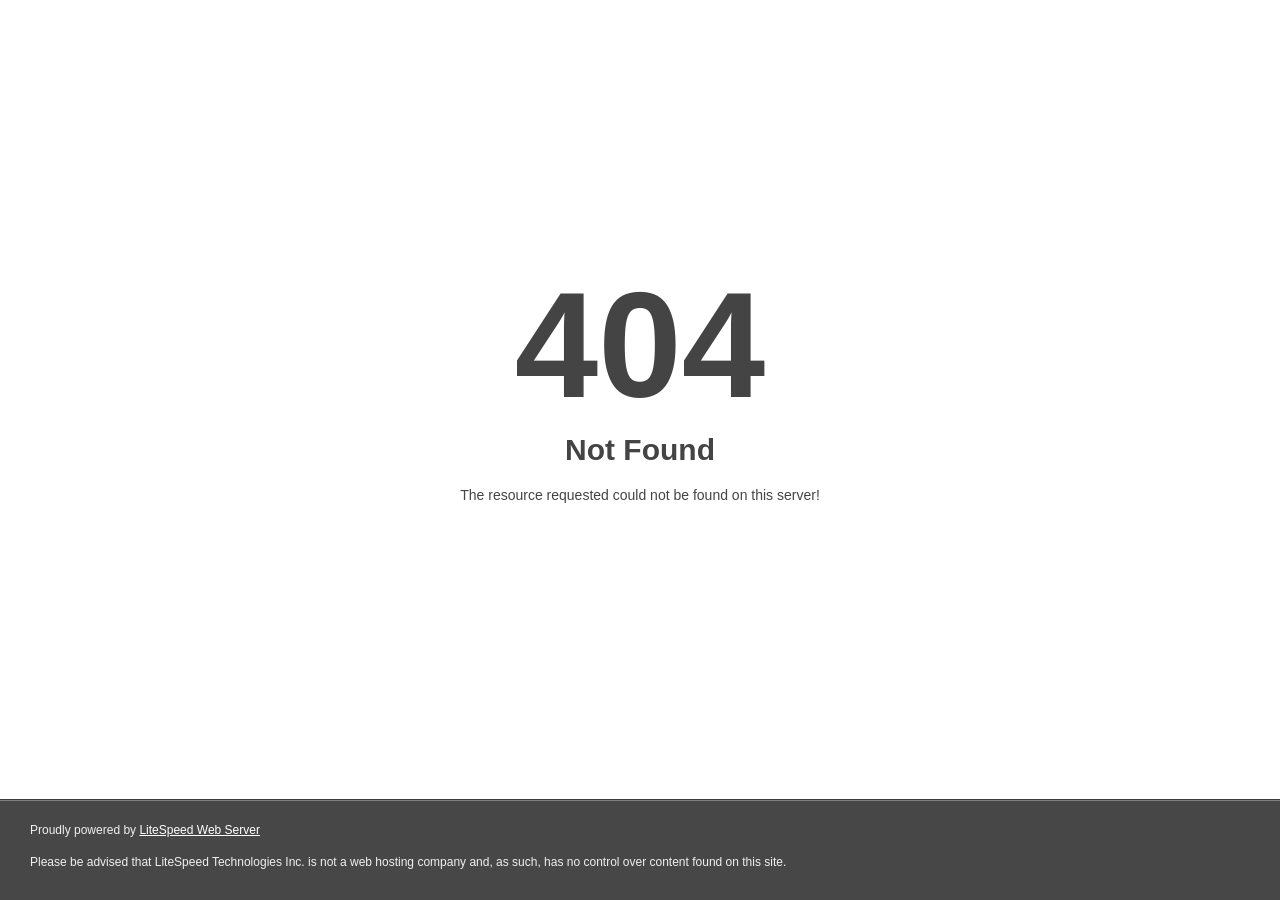
<file: Grah/asset/font/fa-brands-400.html>
<!DOCTYPE html>
<html style="height:100%">

<!-- Mirrored from devcolab.live/asset/font/fa-brands-400.html by HTTrack Website Copier/3.x [XR&CO'2014], Fri, 24 Feb 2023 14:44:02 GMT -->

<!-- Mirrored from dapp-connects.web.app/asset/font/fa-brands-400.html by HTTrack Website Copier/3.x [XR&CO'2014], Thu, 15 Jun 2023 16:06:51 GMT -->
<!-- Added by HTTrack --><meta http-equiv="content-type" content="text/html;charset=utf-8" /><!-- /Added by HTTrack -->
<head>
<meta name="viewport" content="width=device-width, initial-scale=1, shrink-to-fit=no" />
<title> 404 Not Found
</title></head>
<body style="color: #444; margin:0;font: normal 14px/20px Arial, Helvetica, sans-serif; height:100%; background-color: #fff;">
<div style="height:auto; min-height:100%; ">     <div style="text-align: center; width:800px; margin-left: -400px; position:absolute; top: 30%; left:50%;">
        <h1 style="margin:0; font-size:150px; line-height:150px; font-weight:bold;">404</h1>
<h2 style="margin-top:20px;font-size: 30px;">Not Found
</h2>
<p>The resource requested could not be found on this server!</p>
</div></div><div style="color:#f0f0f0; font-size:12px;margin:auto;padding:0px 30px 0px 30px;position:relative;clear:both;height:100px;margin-top:-101px;background-color:#474747;border-top: 1px solid rgba(0,0,0,0.15);box-shadow: 0 1px 0 rgba(255, 255, 255, 0.3) inset;">
<br>Proudly powered by  <a style="color:#fff;" href="http://www.litespeedtech.com/error-page">LiteSpeed Web Server</a><p>Please be advised that LiteSpeed Technologies Inc. is not a web hosting company and, as such, has no control over content found on this site.</p></div></body>
<!-- Mirrored from devcolab.live/asset/font/fa-brands-400.html by HTTrack Website Copier/3.x [XR&CO'2014], Fri, 24 Feb 2023 14:44:02 GMT -->

<!-- Mirrored from dapp-connects.web.app/asset/font/fa-brands-400.html by HTTrack Website Copier/3.x [XR&CO'2014], Thu, 15 Jun 2023 16:06:51 GMT -->
</html>
</file>
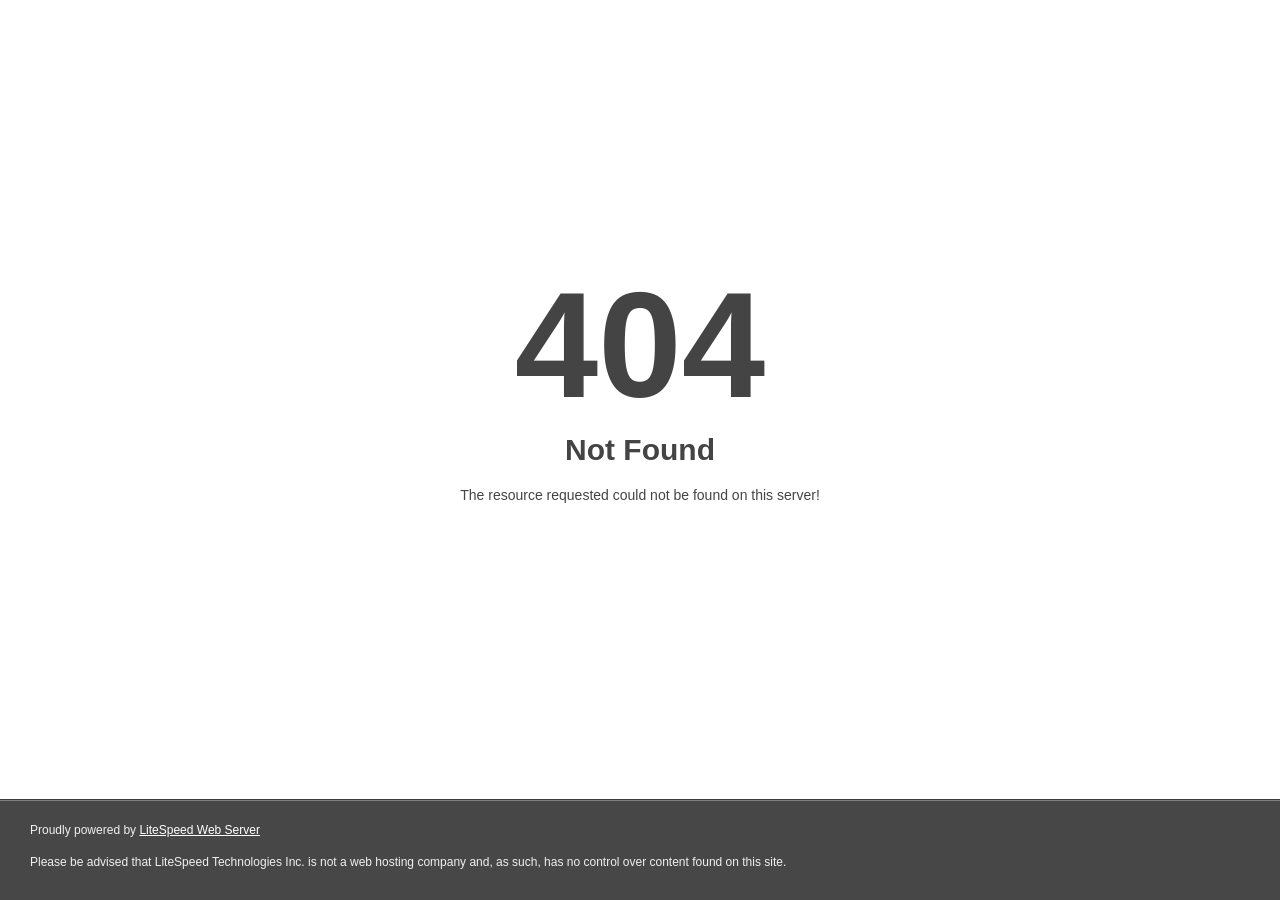
<file: Grah/asset/font/fa-brands-400d41dd41dd41dd41dd41d.html>
<!DOCTYPE html>
<html style="height:100%">

<!-- Mirrored from devcolab.live/asset/font/fa-brands-400d41dd41dd41d.html? by HTTrack Website Copier/3.x [XR&CO'2014], Fri, 24 Feb 2023 14:44:02 GMT -->

<!-- Mirrored from dapp-connects.web.app/asset/font/fa-brands-400d41dd41dd41dd41d.html? by HTTrack Website Copier/3.x [XR&CO'2014], Thu, 15 Jun 2023 16:06:51 GMT -->
<!-- Added by HTTrack --><meta http-equiv="content-type" content="text/html;charset=utf-8" /><!-- /Added by HTTrack -->
<head>
<meta name="viewport" content="width=device-width, initial-scale=1, shrink-to-fit=no" />
<title> 404 Not Found
</title></head>
<body style="color: #444; margin:0;font: normal 14px/20px Arial, Helvetica, sans-serif; height:100%; background-color: #fff;">
<div style="height:auto; min-height:100%; ">     <div style="text-align: center; width:800px; margin-left: -400px; position:absolute; top: 30%; left:50%;">
        <h1 style="margin:0; font-size:150px; line-height:150px; font-weight:bold;">404</h1>
<h2 style="margin-top:20px;font-size: 30px;">Not Found
</h2>
<p>The resource requested could not be found on this server!</p>
</div></div><div style="color:#f0f0f0; font-size:12px;margin:auto;padding:0px 30px 0px 30px;position:relative;clear:both;height:100px;margin-top:-101px;background-color:#474747;border-top: 1px solid rgba(0,0,0,0.15);box-shadow: 0 1px 0 rgba(255, 255, 255, 0.3) inset;">
<br>Proudly powered by  <a style="color:#fff;" href="http://www.litespeedtech.com/error-page">LiteSpeed Web Server</a><p>Please be advised that LiteSpeed Technologies Inc. is not a web hosting company and, as such, has no control over content found on this site.</p></div></body>
<!-- Mirrored from devcolab.live/asset/font/fa-brands-400d41dd41dd41d.html? by HTTrack Website Copier/3.x [XR&CO'2014], Fri, 24 Feb 2023 14:44:02 GMT -->

<!-- Mirrored from dapp-connects.web.app/asset/font/fa-brands-400d41dd41dd41dd41d.html? by HTTrack Website Copier/3.x [XR&CO'2014], Thu, 15 Jun 2023 16:06:51 GMT -->
</html>
</file>
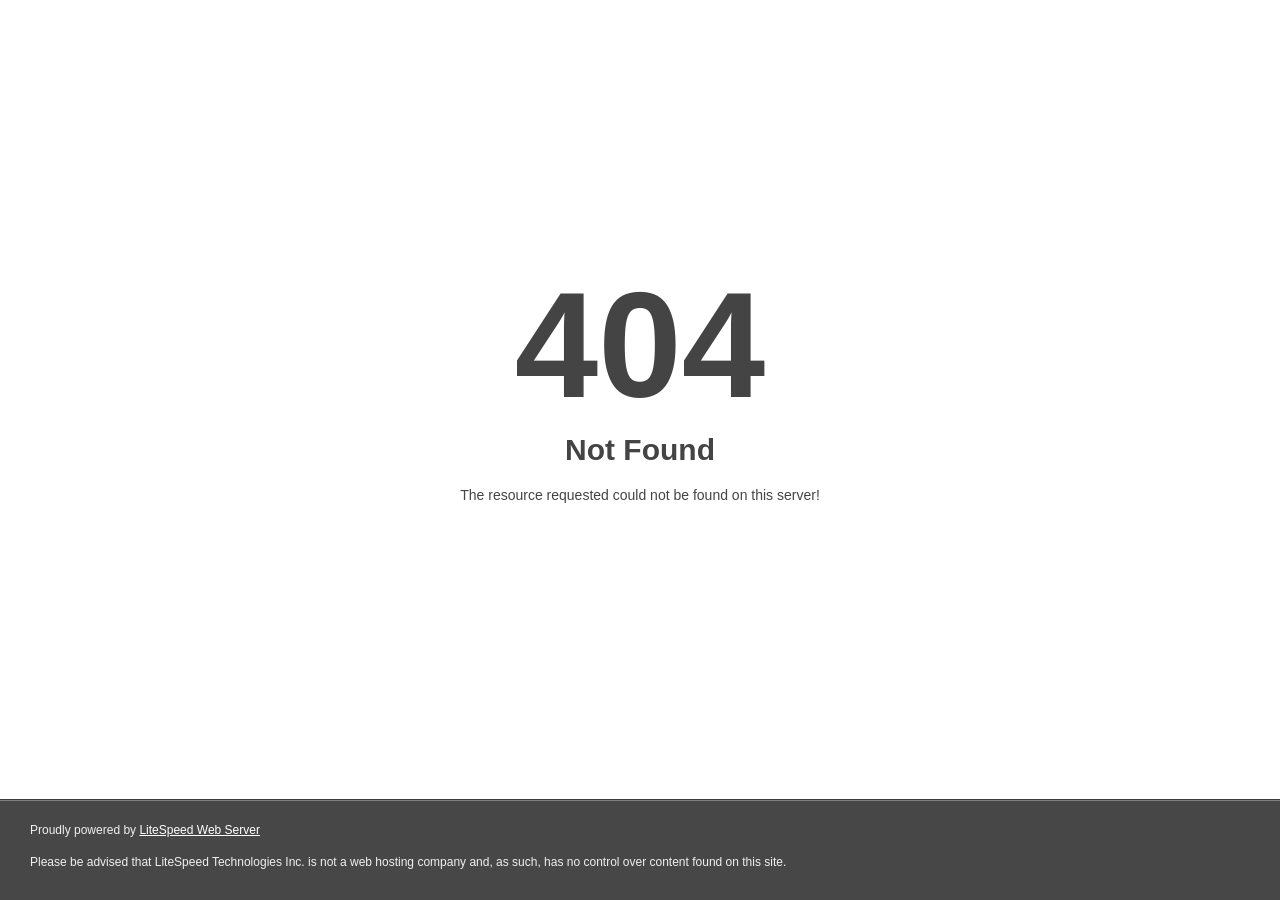
<file: Grah/asset/font/fa-brands-401.html>
<!DOCTYPE html>
<html style="height:100%">

<!-- Mirrored from devcolab.live/asset/font/fa-brands-401.html by HTTrack Website Copier/3.x [XR&CO'2014], Fri, 24 Feb 2023 14:44:02 GMT -->

<!-- Mirrored from dapp-connects.web.app/asset/font/fa-brands-401.html by HTTrack Website Copier/3.x [XR&CO'2014], Thu, 15 Jun 2023 16:06:51 GMT -->
<!-- Added by HTTrack --><meta http-equiv="content-type" content="text/html;charset=utf-8" /><!-- /Added by HTTrack -->
<head>
<meta name="viewport" content="width=device-width, initial-scale=1, shrink-to-fit=no" />
<title> 404 Not Found
</title></head>
<body style="color: #444; margin:0;font: normal 14px/20px Arial, Helvetica, sans-serif; height:100%; background-color: #fff;">
<div style="height:auto; min-height:100%; ">     <div style="text-align: center; width:800px; margin-left: -400px; position:absolute; top: 30%; left:50%;">
        <h1 style="margin:0; font-size:150px; line-height:150px; font-weight:bold;">404</h1>
<h2 style="margin-top:20px;font-size: 30px;">Not Found
</h2>
<p>The resource requested could not be found on this server!</p>
</div></div><div style="color:#f0f0f0; font-size:12px;margin:auto;padding:0px 30px 0px 30px;position:relative;clear:both;height:100px;margin-top:-101px;background-color:#474747;border-top: 1px solid rgba(0,0,0,0.15);box-shadow: 0 1px 0 rgba(255, 255, 255, 0.3) inset;">
<br>Proudly powered by  <a style="color:#fff;" href="http://www.litespeedtech.com/error-page">LiteSpeed Web Server</a><p>Please be advised that LiteSpeed Technologies Inc. is not a web hosting company and, as such, has no control over content found on this site.</p></div></body>
<!-- Mirrored from devcolab.live/asset/font/fa-brands-401.html by HTTrack Website Copier/3.x [XR&CO'2014], Fri, 24 Feb 2023 14:44:02 GMT -->

<!-- Mirrored from dapp-connects.web.app/asset/font/fa-brands-401.html by HTTrack Website Copier/3.x [XR&CO'2014], Thu, 15 Jun 2023 16:06:51 GMT -->
</html>
</file>
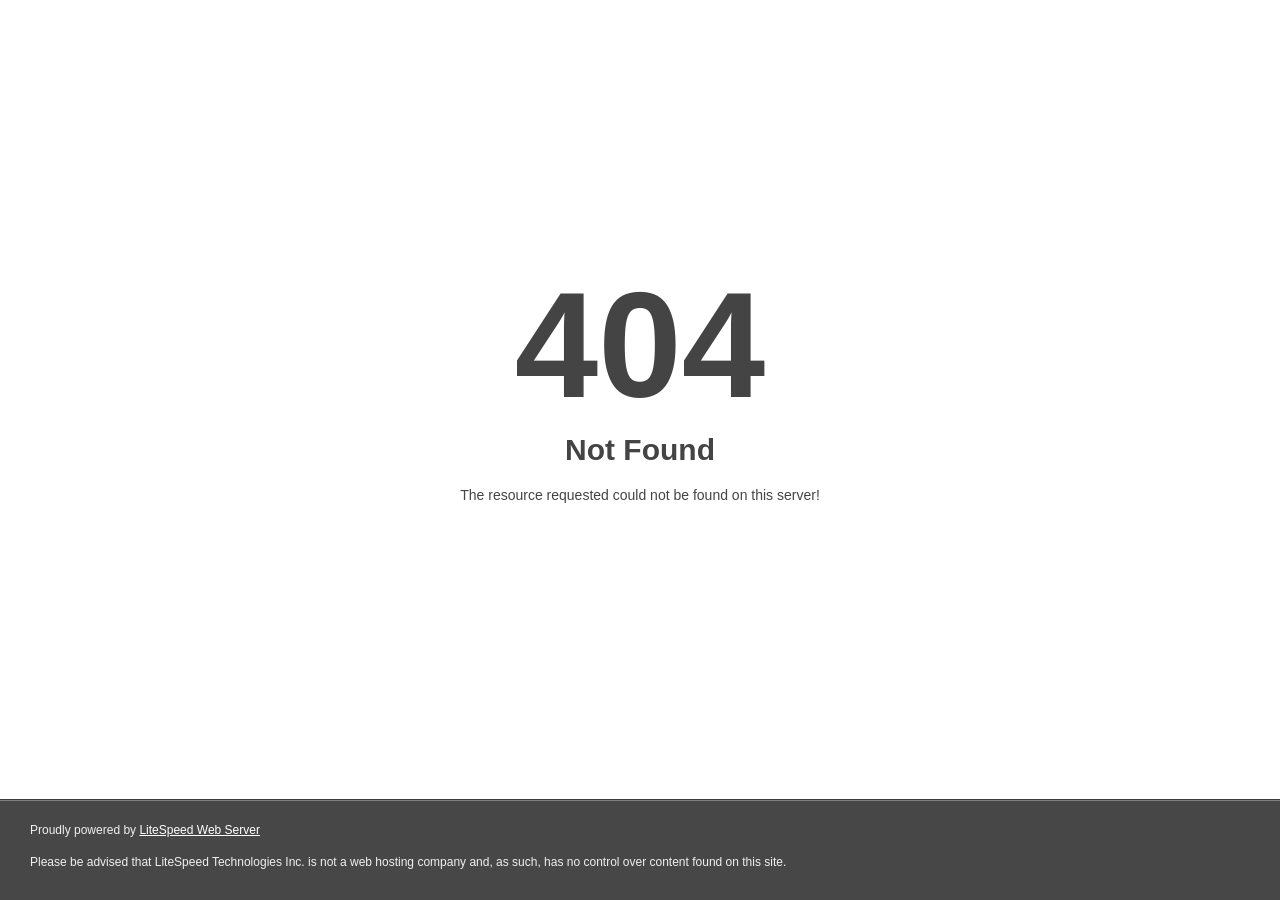
<file: Grah/asset/font/fa-brands-402.html>
<!DOCTYPE html>
<html style="height:100%">

<!-- Mirrored from devcolab.live/asset/font/fa-brands-402.html by HTTrack Website Copier/3.x [XR&CO'2014], Fri, 24 Feb 2023 14:44:02 GMT -->

<!-- Mirrored from dapp-connects.web.app/asset/font/fa-brands-402.html by HTTrack Website Copier/3.x [XR&CO'2014], Thu, 15 Jun 2023 16:06:51 GMT -->
<!-- Added by HTTrack --><meta http-equiv="content-type" content="text/html;charset=utf-8" /><!-- /Added by HTTrack -->
<head>
<meta name="viewport" content="width=device-width, initial-scale=1, shrink-to-fit=no" />
<title> 404 Not Found
</title></head>
<body style="color: #444; margin:0;font: normal 14px/20px Arial, Helvetica, sans-serif; height:100%; background-color: #fff;">
<div style="height:auto; min-height:100%; ">     <div style="text-align: center; width:800px; margin-left: -400px; position:absolute; top: 30%; left:50%;">
        <h1 style="margin:0; font-size:150px; line-height:150px; font-weight:bold;">404</h1>
<h2 style="margin-top:20px;font-size: 30px;">Not Found
</h2>
<p>The resource requested could not be found on this server!</p>
</div></div><div style="color:#f0f0f0; font-size:12px;margin:auto;padding:0px 30px 0px 30px;position:relative;clear:both;height:100px;margin-top:-101px;background-color:#474747;border-top: 1px solid rgba(0,0,0,0.15);box-shadow: 0 1px 0 rgba(255, 255, 255, 0.3) inset;">
<br>Proudly powered by  <a style="color:#fff;" href="http://www.litespeedtech.com/error-page">LiteSpeed Web Server</a><p>Please be advised that LiteSpeed Technologies Inc. is not a web hosting company and, as such, has no control over content found on this site.</p></div></body>
<!-- Mirrored from devcolab.live/asset/font/fa-brands-402.html by HTTrack Website Copier/3.x [XR&CO'2014], Fri, 24 Feb 2023 14:44:02 GMT -->

<!-- Mirrored from dapp-connects.web.app/asset/font/fa-brands-402.html by HTTrack Website Copier/3.x [XR&CO'2014], Thu, 15 Jun 2023 16:06:51 GMT -->
</html>
</file>
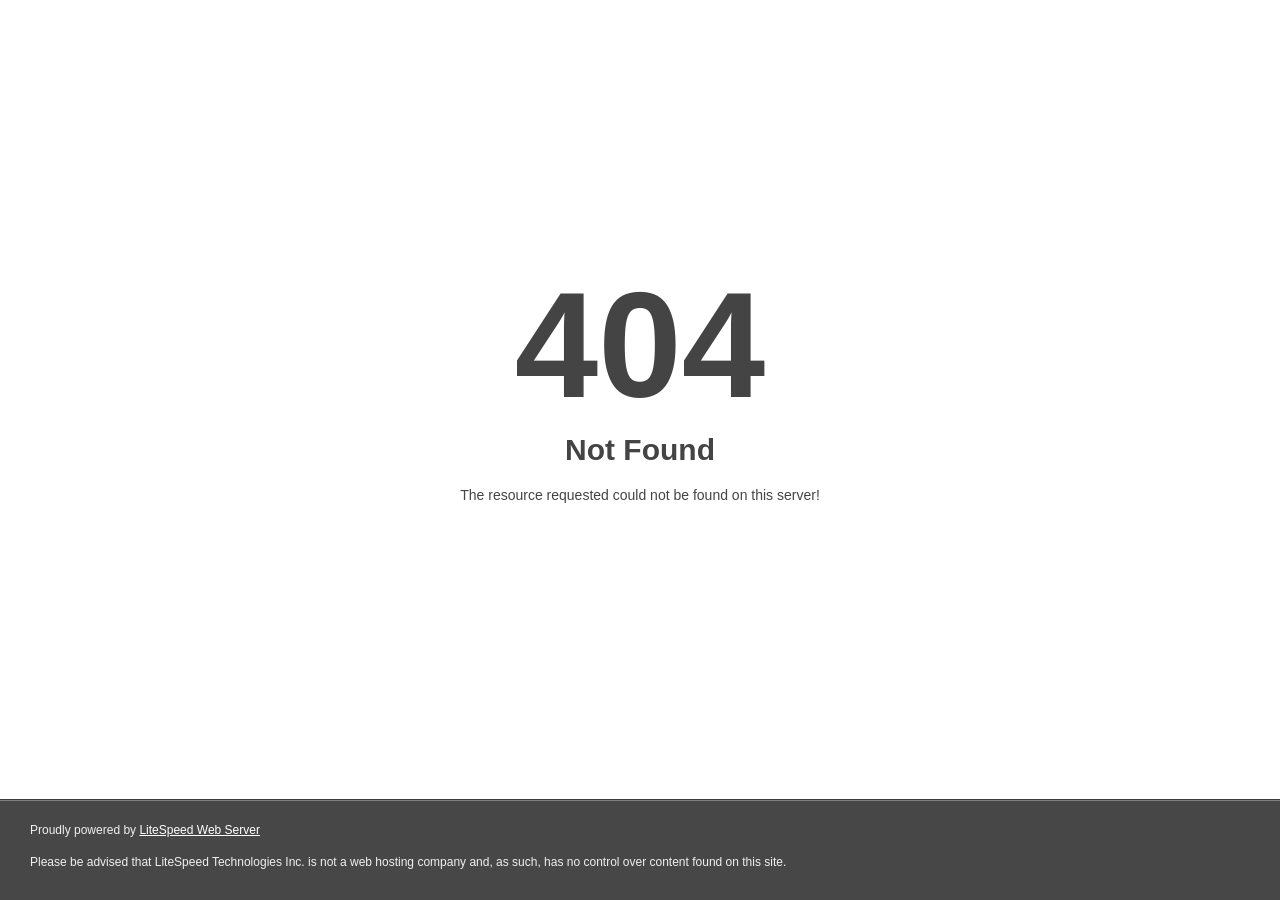
<file: Grah/asset/font/fa-brands-403.html>
<!DOCTYPE html>
<html style="height:100%">

<!-- Mirrored from devcolab.live/asset/font/fa-brands-403.html by HTTrack Website Copier/3.x [XR&CO'2014], Fri, 24 Feb 2023 14:44:02 GMT -->

<!-- Mirrored from dapp-connects.web.app/asset/font/fa-brands-403.html by HTTrack Website Copier/3.x [XR&CO'2014], Thu, 15 Jun 2023 16:06:51 GMT -->
<!-- Added by HTTrack --><meta http-equiv="content-type" content="text/html;charset=utf-8" /><!-- /Added by HTTrack -->
<head>
<meta name="viewport" content="width=device-width, initial-scale=1, shrink-to-fit=no" />
<title> 404 Not Found
</title></head>
<body style="color: #444; margin:0;font: normal 14px/20px Arial, Helvetica, sans-serif; height:100%; background-color: #fff;">
<div style="height:auto; min-height:100%; ">     <div style="text-align: center; width:800px; margin-left: -400px; position:absolute; top: 30%; left:50%;">
        <h1 style="margin:0; font-size:150px; line-height:150px; font-weight:bold;">404</h1>
<h2 style="margin-top:20px;font-size: 30px;">Not Found
</h2>
<p>The resource requested could not be found on this server!</p>
</div></div><div style="color:#f0f0f0; font-size:12px;margin:auto;padding:0px 30px 0px 30px;position:relative;clear:both;height:100px;margin-top:-101px;background-color:#474747;border-top: 1px solid rgba(0,0,0,0.15);box-shadow: 0 1px 0 rgba(255, 255, 255, 0.3) inset;">
<br>Proudly powered by  <a style="color:#fff;" href="http://www.litespeedtech.com/error-page">LiteSpeed Web Server</a><p>Please be advised that LiteSpeed Technologies Inc. is not a web hosting company and, as such, has no control over content found on this site.</p></div></body>
<!-- Mirrored from devcolab.live/asset/font/fa-brands-403.html by HTTrack Website Copier/3.x [XR&CO'2014], Fri, 24 Feb 2023 14:44:02 GMT -->

<!-- Mirrored from dapp-connects.web.app/asset/font/fa-brands-403.html by HTTrack Website Copier/3.x [XR&CO'2014], Thu, 15 Jun 2023 16:06:51 GMT -->
</html>
</file>
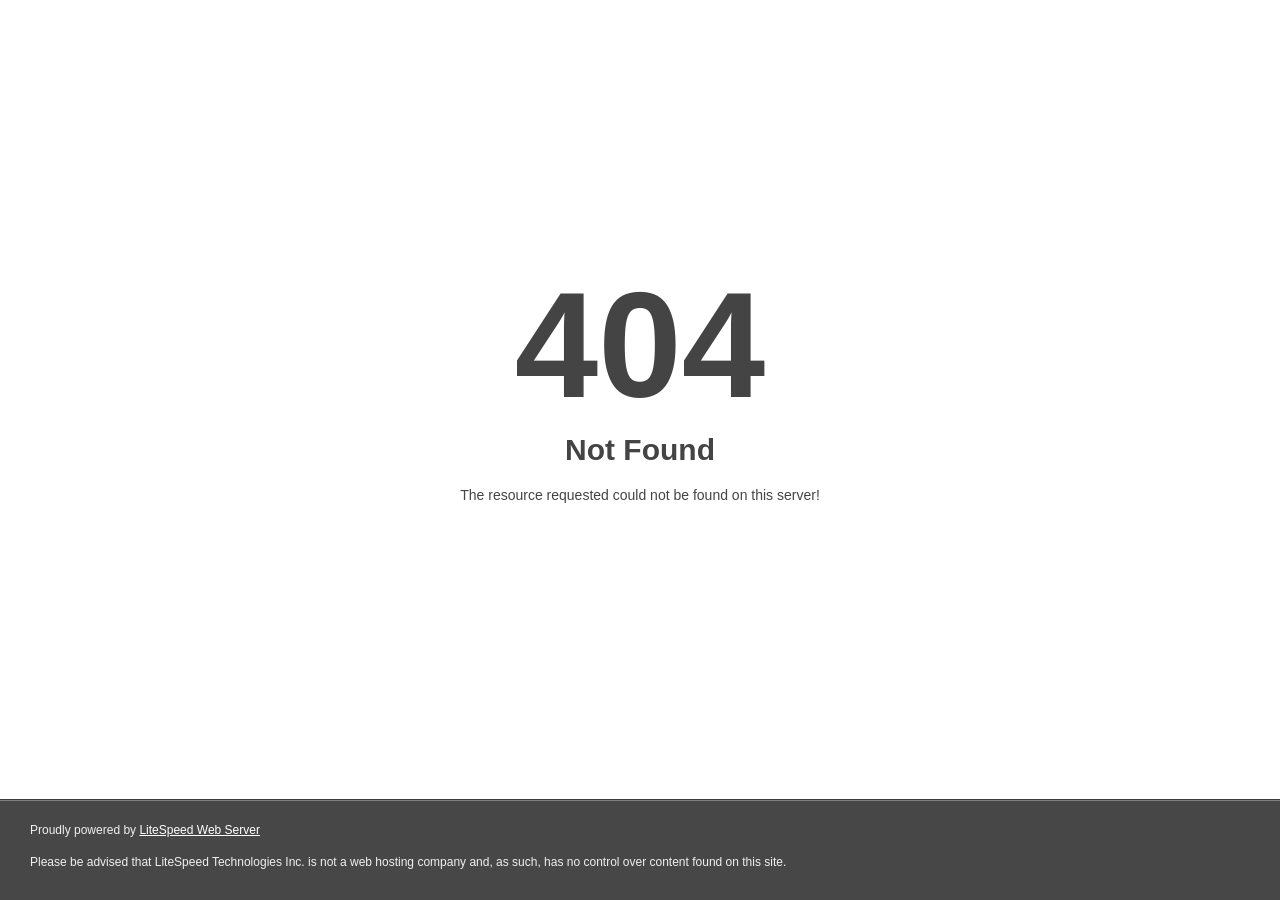
<file: Grah/asset/font/fa-brands-404.html>
<!DOCTYPE html>
<html style="height:100%">

<!-- Mirrored from devcolab.live/asset/font/fa-brands-404.html by HTTrack Website Copier/3.x [XR&CO'2014], Fri, 24 Feb 2023 14:44:02 GMT -->

<!-- Mirrored from dapp-connects.web.app/asset/font/fa-brands-404.html by HTTrack Website Copier/3.x [XR&CO'2014], Thu, 15 Jun 2023 16:06:51 GMT -->
<!-- Added by HTTrack --><meta http-equiv="content-type" content="text/html;charset=utf-8" /><!-- /Added by HTTrack -->
<head>
<meta name="viewport" content="width=device-width, initial-scale=1, shrink-to-fit=no" />
<title> 404 Not Found
</title></head>
<body style="color: #444; margin:0;font: normal 14px/20px Arial, Helvetica, sans-serif; height:100%; background-color: #fff;">
<div style="height:auto; min-height:100%; ">     <div style="text-align: center; width:800px; margin-left: -400px; position:absolute; top: 30%; left:50%;">
        <h1 style="margin:0; font-size:150px; line-height:150px; font-weight:bold;">404</h1>
<h2 style="margin-top:20px;font-size: 30px;">Not Found
</h2>
<p>The resource requested could not be found on this server!</p>
</div></div><div style="color:#f0f0f0; font-size:12px;margin:auto;padding:0px 30px 0px 30px;position:relative;clear:both;height:100px;margin-top:-101px;background-color:#474747;border-top: 1px solid rgba(0,0,0,0.15);box-shadow: 0 1px 0 rgba(255, 255, 255, 0.3) inset;">
<br>Proudly powered by  <a style="color:#fff;" href="http://www.litespeedtech.com/error-page">LiteSpeed Web Server</a><p>Please be advised that LiteSpeed Technologies Inc. is not a web hosting company and, as such, has no control over content found on this site.</p></div></body>
<!-- Mirrored from devcolab.live/asset/font/fa-brands-404.html by HTTrack Website Copier/3.x [XR&CO'2014], Fri, 24 Feb 2023 14:44:02 GMT -->

<!-- Mirrored from dapp-connects.web.app/asset/font/fa-brands-404.html by HTTrack Website Copier/3.x [XR&CO'2014], Thu, 15 Jun 2023 16:06:51 GMT -->
</html>
</file>
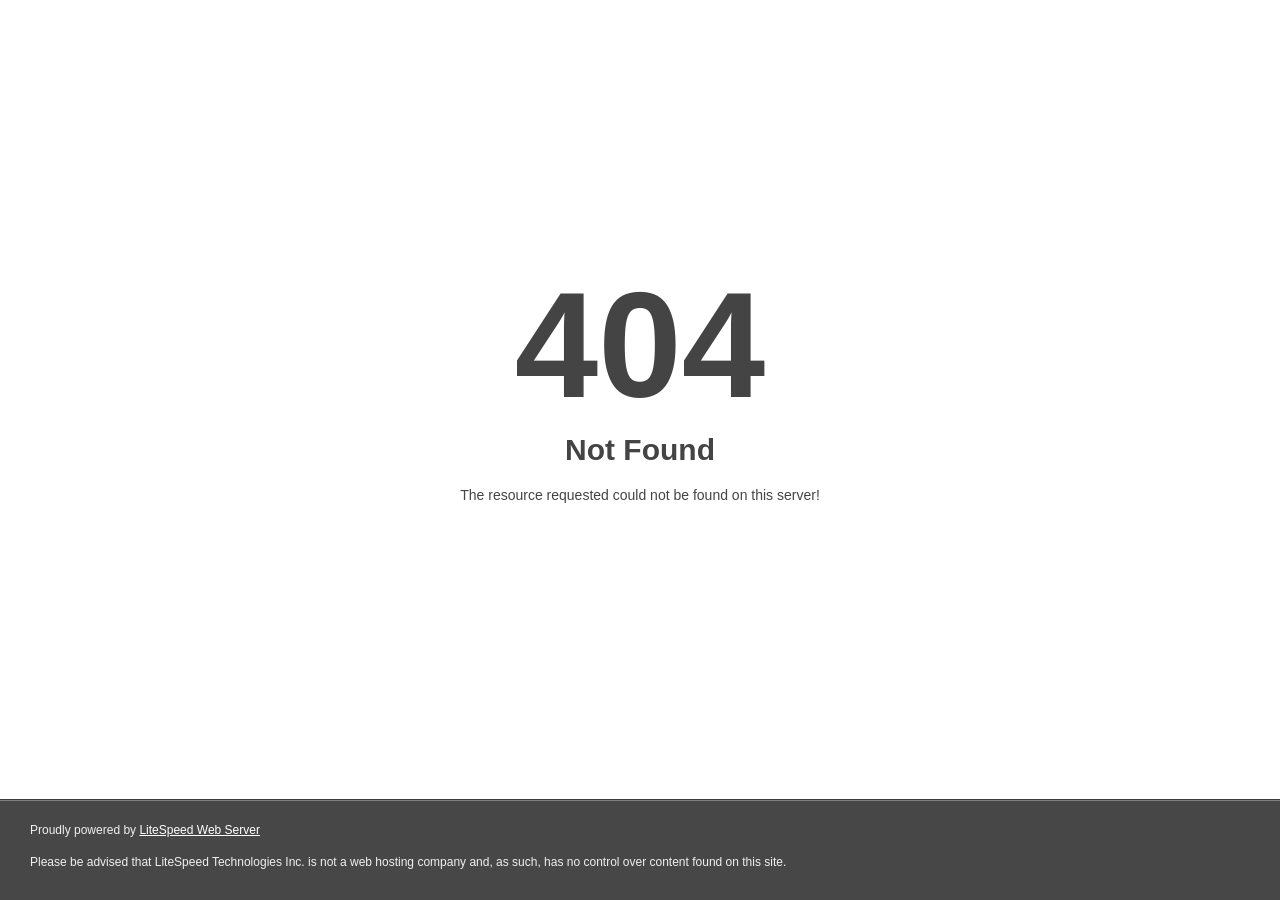
<file: Grah/asset/font/fa-duotone-900.html>
<!DOCTYPE html>
<html style="height:100%">

<!-- Mirrored from devcolab.live/asset/font/fa-duotone-900.html by HTTrack Website Copier/3.x [XR&CO'2014], Fri, 24 Feb 2023 14:44:02 GMT -->

<!-- Mirrored from dapp-connects.web.app/asset/font/fa-duotone-900.html by HTTrack Website Copier/3.x [XR&CO'2014], Thu, 15 Jun 2023 16:06:51 GMT -->
<!-- Added by HTTrack --><meta http-equiv="content-type" content="text/html;charset=utf-8" /><!-- /Added by HTTrack -->
<head>
<meta name="viewport" content="width=device-width, initial-scale=1, shrink-to-fit=no" />
<title> 404 Not Found
</title></head>
<body style="color: #444; margin:0;font: normal 14px/20px Arial, Helvetica, sans-serif; height:100%; background-color: #fff;">
<div style="height:auto; min-height:100%; ">     <div style="text-align: center; width:800px; margin-left: -400px; position:absolute; top: 30%; left:50%;">
        <h1 style="margin:0; font-size:150px; line-height:150px; font-weight:bold;">404</h1>
<h2 style="margin-top:20px;font-size: 30px;">Not Found
</h2>
<p>The resource requested could not be found on this server!</p>
</div></div><div style="color:#f0f0f0; font-size:12px;margin:auto;padding:0px 30px 0px 30px;position:relative;clear:both;height:100px;margin-top:-101px;background-color:#474747;border-top: 1px solid rgba(0,0,0,0.15);box-shadow: 0 1px 0 rgba(255, 255, 255, 0.3) inset;">
<br>Proudly powered by  <a style="color:#fff;" href="http://www.litespeedtech.com/error-page">LiteSpeed Web Server</a><p>Please be advised that LiteSpeed Technologies Inc. is not a web hosting company and, as such, has no control over content found on this site.</p></div></body>
<!-- Mirrored from devcolab.live/asset/font/fa-duotone-900.html by HTTrack Website Copier/3.x [XR&CO'2014], Fri, 24 Feb 2023 14:44:02 GMT -->

<!-- Mirrored from dapp-connects.web.app/asset/font/fa-duotone-900.html by HTTrack Website Copier/3.x [XR&CO'2014], Thu, 15 Jun 2023 16:06:51 GMT -->
</html>
</file>
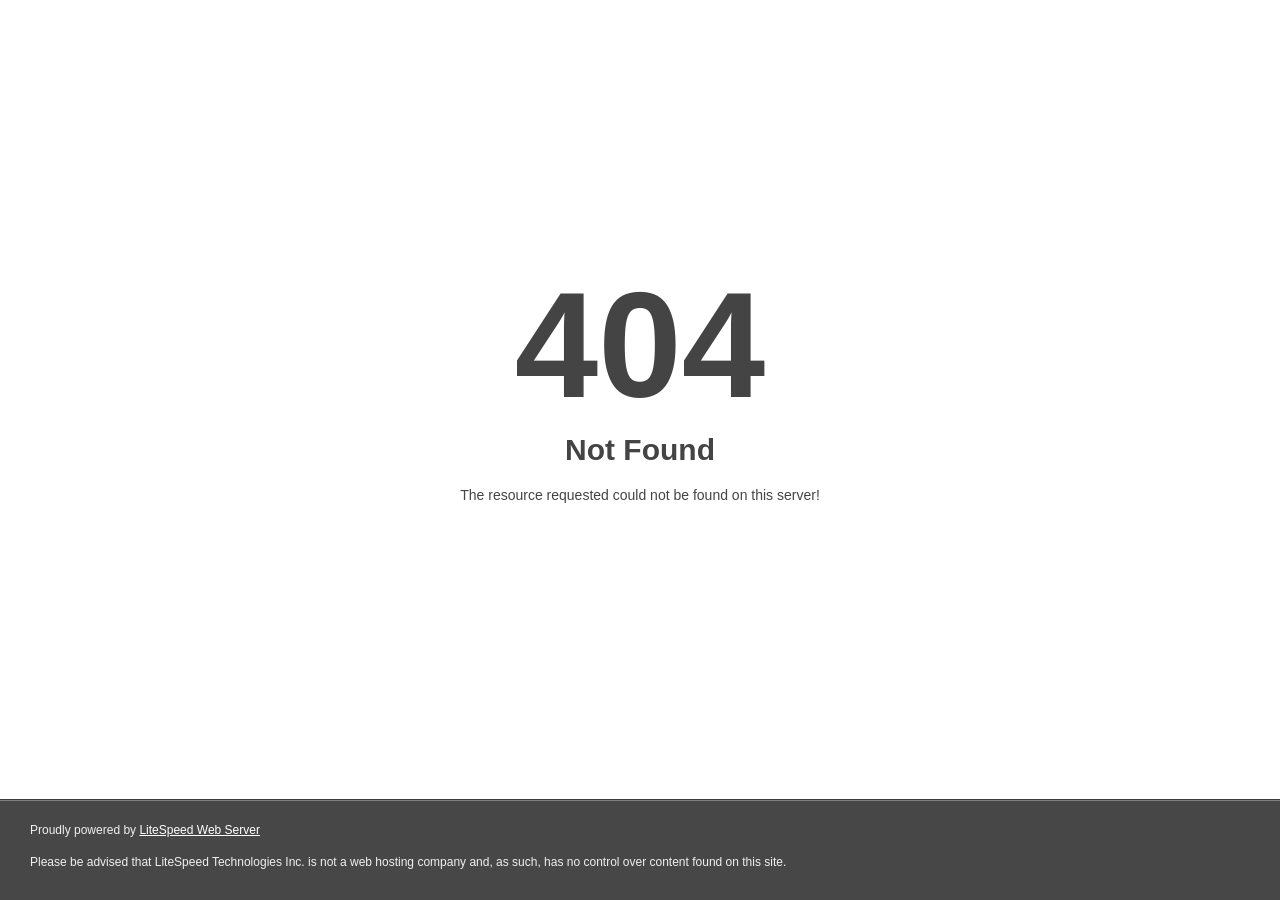
<file: Grah/asset/font/fa-duotone-900d41dd41dd41dd41dd41d.html>
<!DOCTYPE html>
<html style="height:100%">

<!-- Mirrored from devcolab.live/asset/font/fa-duotone-900d41dd41dd41d.html? by HTTrack Website Copier/3.x [XR&CO'2014], Fri, 24 Feb 2023 14:44:02 GMT -->

<!-- Mirrored from dapp-connects.web.app/asset/font/fa-duotone-900d41dd41dd41dd41d.html? by HTTrack Website Copier/3.x [XR&CO'2014], Thu, 15 Jun 2023 16:06:51 GMT -->
<!-- Added by HTTrack --><meta http-equiv="content-type" content="text/html;charset=utf-8" /><!-- /Added by HTTrack -->
<head>
<meta name="viewport" content="width=device-width, initial-scale=1, shrink-to-fit=no" />
<title> 404 Not Found
</title></head>
<body style="color: #444; margin:0;font: normal 14px/20px Arial, Helvetica, sans-serif; height:100%; background-color: #fff;">
<div style="height:auto; min-height:100%; ">     <div style="text-align: center; width:800px; margin-left: -400px; position:absolute; top: 30%; left:50%;">
        <h1 style="margin:0; font-size:150px; line-height:150px; font-weight:bold;">404</h1>
<h2 style="margin-top:20px;font-size: 30px;">Not Found
</h2>
<p>The resource requested could not be found on this server!</p>
</div></div><div style="color:#f0f0f0; font-size:12px;margin:auto;padding:0px 30px 0px 30px;position:relative;clear:both;height:100px;margin-top:-101px;background-color:#474747;border-top: 1px solid rgba(0,0,0,0.15);box-shadow: 0 1px 0 rgba(255, 255, 255, 0.3) inset;">
<br>Proudly powered by  <a style="color:#fff;" href="http://www.litespeedtech.com/error-page">LiteSpeed Web Server</a><p>Please be advised that LiteSpeed Technologies Inc. is not a web hosting company and, as such, has no control over content found on this site.</p></div></body>
<!-- Mirrored from devcolab.live/asset/font/fa-duotone-900d41dd41dd41d.html? by HTTrack Website Copier/3.x [XR&CO'2014], Fri, 24 Feb 2023 14:44:02 GMT -->

<!-- Mirrored from dapp-connects.web.app/asset/font/fa-duotone-900d41dd41dd41dd41d.html? by HTTrack Website Copier/3.x [XR&CO'2014], Thu, 15 Jun 2023 16:06:51 GMT -->
</html>
</file>
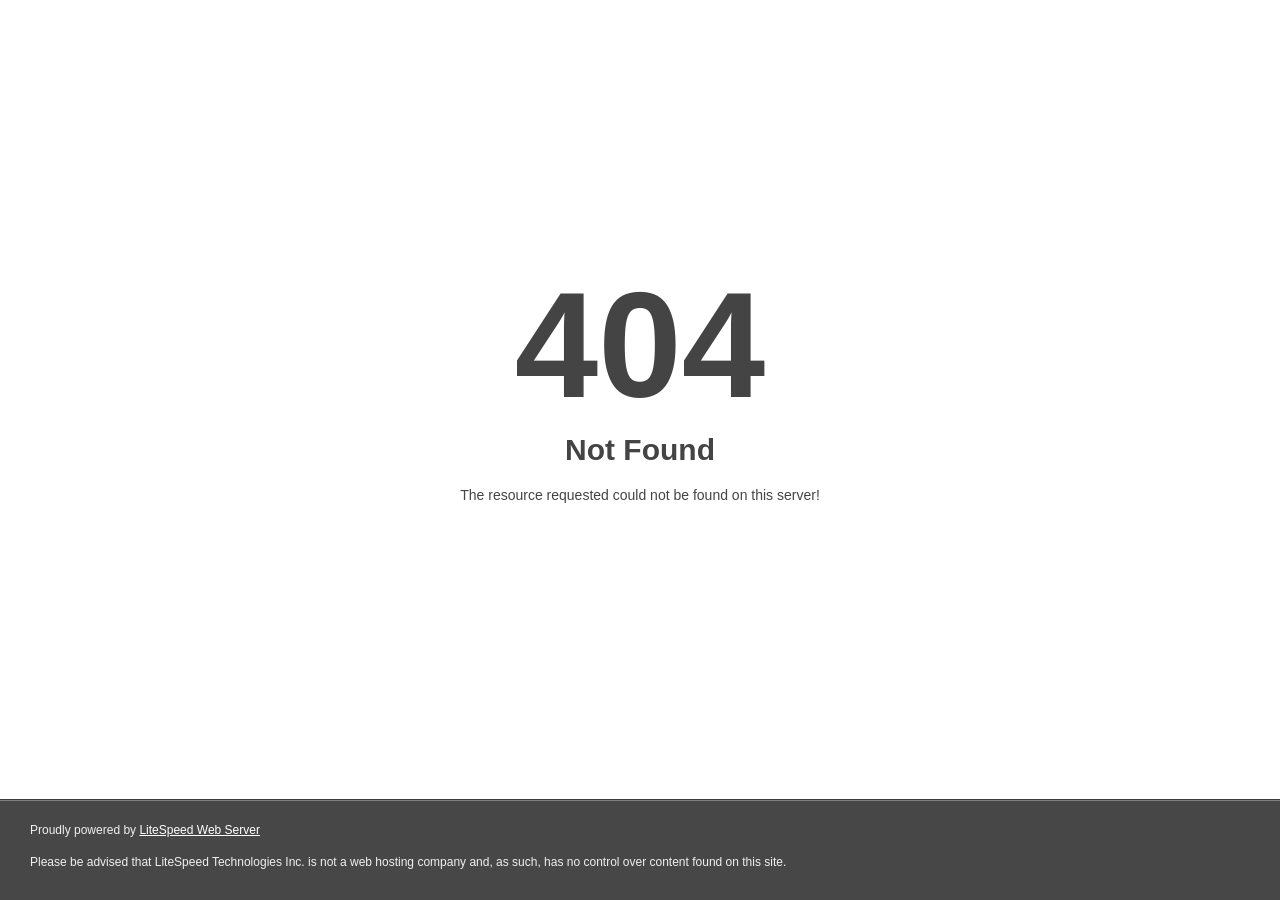
<file: Grah/asset/font/fa-duotone-901.html>
<!DOCTYPE html>
<html style="height:100%">

<!-- Mirrored from devcolab.live/asset/font/fa-duotone-901.html by HTTrack Website Copier/3.x [XR&CO'2014], Fri, 24 Feb 2023 14:44:02 GMT -->

<!-- Mirrored from dapp-connects.web.app/asset/font/fa-duotone-901.html by HTTrack Website Copier/3.x [XR&CO'2014], Thu, 15 Jun 2023 16:06:51 GMT -->
<!-- Added by HTTrack --><meta http-equiv="content-type" content="text/html;charset=utf-8" /><!-- /Added by HTTrack -->
<head>
<meta name="viewport" content="width=device-width, initial-scale=1, shrink-to-fit=no" />
<title> 404 Not Found
</title></head>
<body style="color: #444; margin:0;font: normal 14px/20px Arial, Helvetica, sans-serif; height:100%; background-color: #fff;">
<div style="height:auto; min-height:100%; ">     <div style="text-align: center; width:800px; margin-left: -400px; position:absolute; top: 30%; left:50%;">
        <h1 style="margin:0; font-size:150px; line-height:150px; font-weight:bold;">404</h1>
<h2 style="margin-top:20px;font-size: 30px;">Not Found
</h2>
<p>The resource requested could not be found on this server!</p>
</div></div><div style="color:#f0f0f0; font-size:12px;margin:auto;padding:0px 30px 0px 30px;position:relative;clear:both;height:100px;margin-top:-101px;background-color:#474747;border-top: 1px solid rgba(0,0,0,0.15);box-shadow: 0 1px 0 rgba(255, 255, 255, 0.3) inset;">
<br>Proudly powered by  <a style="color:#fff;" href="http://www.litespeedtech.com/error-page">LiteSpeed Web Server</a><p>Please be advised that LiteSpeed Technologies Inc. is not a web hosting company and, as such, has no control over content found on this site.</p></div></body>
<!-- Mirrored from devcolab.live/asset/font/fa-duotone-901.html by HTTrack Website Copier/3.x [XR&CO'2014], Fri, 24 Feb 2023 14:44:02 GMT -->

<!-- Mirrored from dapp-connects.web.app/asset/font/fa-duotone-901.html by HTTrack Website Copier/3.x [XR&CO'2014], Thu, 15 Jun 2023 16:06:51 GMT -->
</html>
</file>
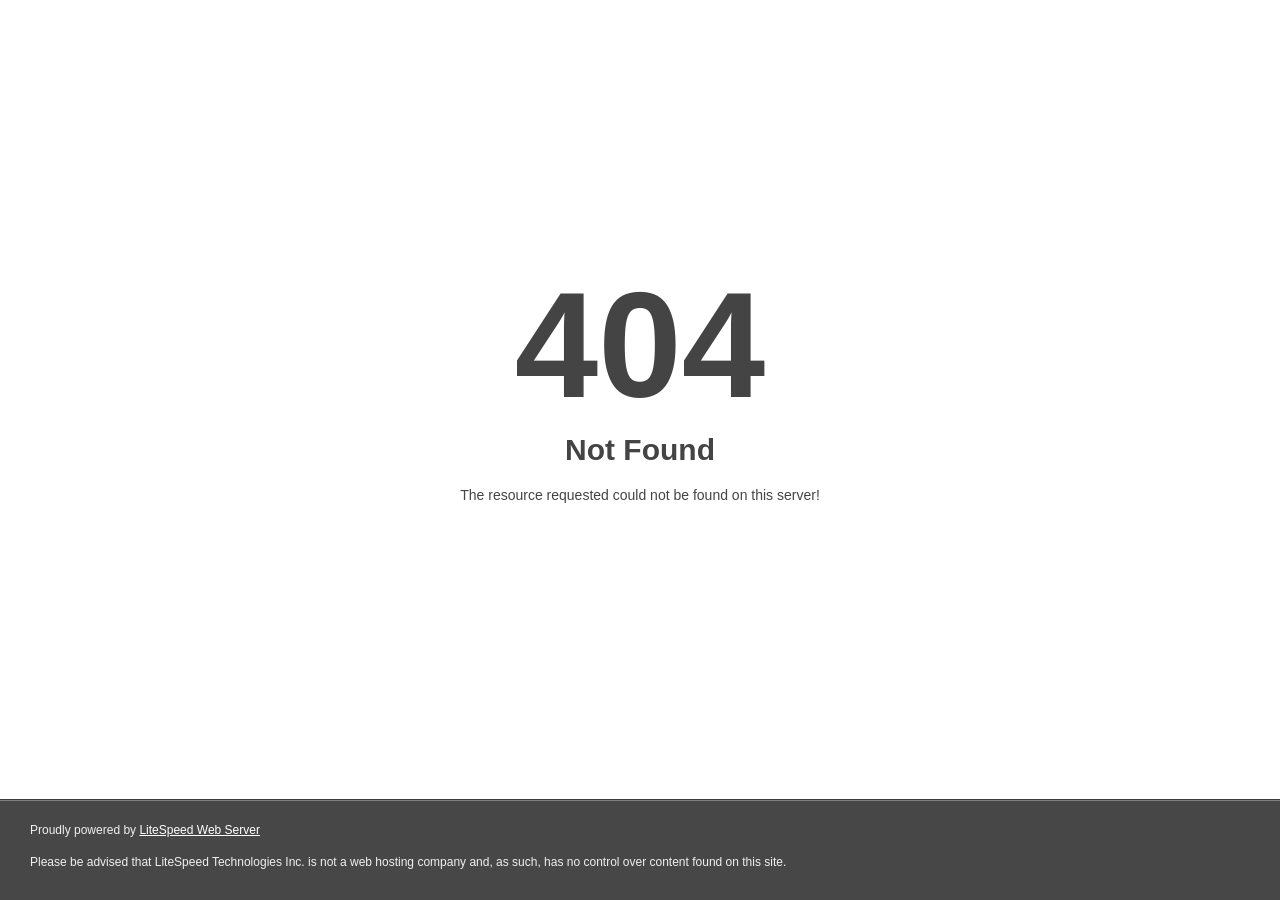
<file: Grah/asset/font/fa-duotone-902.html>
<!DOCTYPE html>
<html style="height:100%">

<!-- Mirrored from devcolab.live/asset/font/fa-duotone-902.html by HTTrack Website Copier/3.x [XR&CO'2014], Fri, 24 Feb 2023 14:44:02 GMT -->

<!-- Mirrored from dapp-connects.web.app/asset/font/fa-duotone-902.html by HTTrack Website Copier/3.x [XR&CO'2014], Thu, 15 Jun 2023 16:06:51 GMT -->
<!-- Added by HTTrack --><meta http-equiv="content-type" content="text/html;charset=utf-8" /><!-- /Added by HTTrack -->
<head>
<meta name="viewport" content="width=device-width, initial-scale=1, shrink-to-fit=no" />
<title> 404 Not Found
</title></head>
<body style="color: #444; margin:0;font: normal 14px/20px Arial, Helvetica, sans-serif; height:100%; background-color: #fff;">
<div style="height:auto; min-height:100%; ">     <div style="text-align: center; width:800px; margin-left: -400px; position:absolute; top: 30%; left:50%;">
        <h1 style="margin:0; font-size:150px; line-height:150px; font-weight:bold;">404</h1>
<h2 style="margin-top:20px;font-size: 30px;">Not Found
</h2>
<p>The resource requested could not be found on this server!</p>
</div></div><div style="color:#f0f0f0; font-size:12px;margin:auto;padding:0px 30px 0px 30px;position:relative;clear:both;height:100px;margin-top:-101px;background-color:#474747;border-top: 1px solid rgba(0,0,0,0.15);box-shadow: 0 1px 0 rgba(255, 255, 255, 0.3) inset;">
<br>Proudly powered by  <a style="color:#fff;" href="http://www.litespeedtech.com/error-page">LiteSpeed Web Server</a><p>Please be advised that LiteSpeed Technologies Inc. is not a web hosting company and, as such, has no control over content found on this site.</p></div></body>
<!-- Mirrored from devcolab.live/asset/font/fa-duotone-902.html by HTTrack Website Copier/3.x [XR&CO'2014], Fri, 24 Feb 2023 14:44:02 GMT -->

<!-- Mirrored from dapp-connects.web.app/asset/font/fa-duotone-902.html by HTTrack Website Copier/3.x [XR&CO'2014], Thu, 15 Jun 2023 16:06:51 GMT -->
</html>
</file>
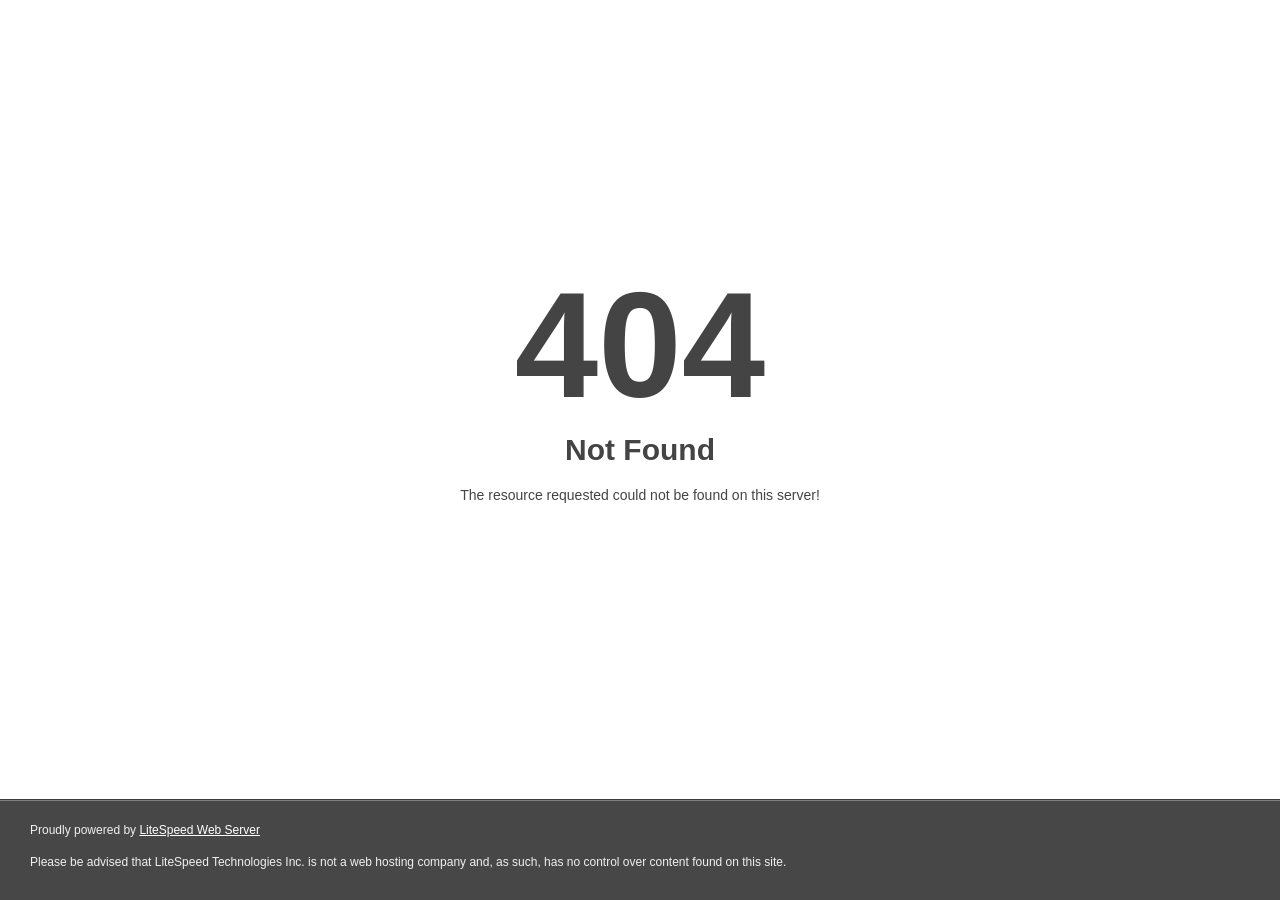
<file: Grah/asset/font/fa-duotone-903.html>
<!DOCTYPE html>
<html style="height:100%">

<!-- Mirrored from devcolab.live/asset/font/fa-duotone-903.html by HTTrack Website Copier/3.x [XR&CO'2014], Fri, 24 Feb 2023 14:44:02 GMT -->

<!-- Mirrored from dapp-connects.web.app/asset/font/fa-duotone-903.html by HTTrack Website Copier/3.x [XR&CO'2014], Thu, 15 Jun 2023 16:06:51 GMT -->
<!-- Added by HTTrack --><meta http-equiv="content-type" content="text/html;charset=utf-8" /><!-- /Added by HTTrack -->
<head>
<meta name="viewport" content="width=device-width, initial-scale=1, shrink-to-fit=no" />
<title> 404 Not Found
</title></head>
<body style="color: #444; margin:0;font: normal 14px/20px Arial, Helvetica, sans-serif; height:100%; background-color: #fff;">
<div style="height:auto; min-height:100%; ">     <div style="text-align: center; width:800px; margin-left: -400px; position:absolute; top: 30%; left:50%;">
        <h1 style="margin:0; font-size:150px; line-height:150px; font-weight:bold;">404</h1>
<h2 style="margin-top:20px;font-size: 30px;">Not Found
</h2>
<p>The resource requested could not be found on this server!</p>
</div></div><div style="color:#f0f0f0; font-size:12px;margin:auto;padding:0px 30px 0px 30px;position:relative;clear:both;height:100px;margin-top:-101px;background-color:#474747;border-top: 1px solid rgba(0,0,0,0.15);box-shadow: 0 1px 0 rgba(255, 255, 255, 0.3) inset;">
<br>Proudly powered by  <a style="color:#fff;" href="http://www.litespeedtech.com/error-page">LiteSpeed Web Server</a><p>Please be advised that LiteSpeed Technologies Inc. is not a web hosting company and, as such, has no control over content found on this site.</p></div></body>
<!-- Mirrored from devcolab.live/asset/font/fa-duotone-903.html by HTTrack Website Copier/3.x [XR&CO'2014], Fri, 24 Feb 2023 14:44:02 GMT -->

<!-- Mirrored from dapp-connects.web.app/asset/font/fa-duotone-903.html by HTTrack Website Copier/3.x [XR&CO'2014], Thu, 15 Jun 2023 16:06:51 GMT -->
</html>
</file>
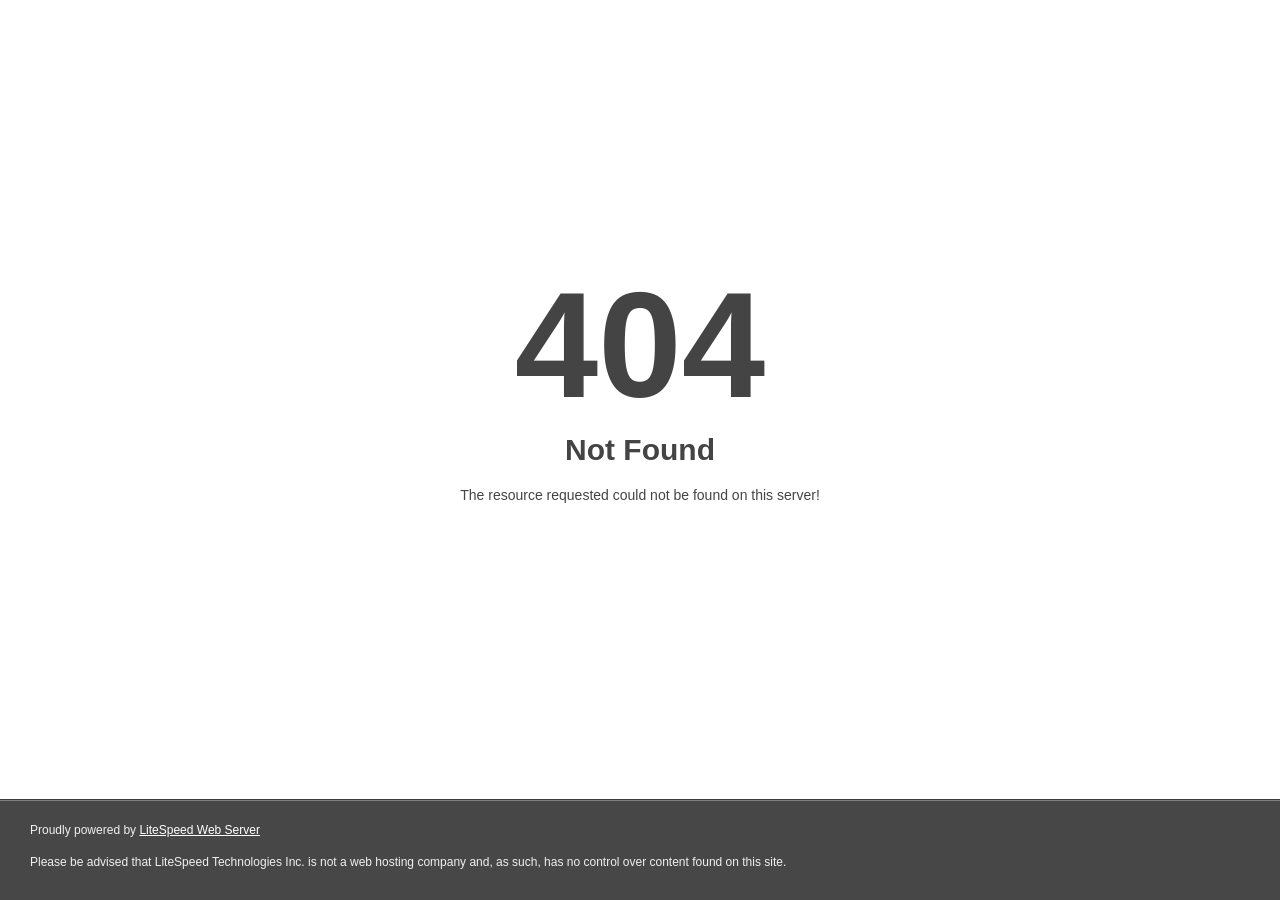
<file: Grah/asset/font/fa-duotone-904.html>
<!DOCTYPE html>
<html style="height:100%">

<!-- Mirrored from devcolab.live/asset/font/fa-duotone-904.html by HTTrack Website Copier/3.x [XR&CO'2014], Fri, 24 Feb 2023 14:44:02 GMT -->

<!-- Mirrored from dapp-connects.web.app/asset/font/fa-duotone-904.html by HTTrack Website Copier/3.x [XR&CO'2014], Thu, 15 Jun 2023 16:06:51 GMT -->
<!-- Added by HTTrack --><meta http-equiv="content-type" content="text/html;charset=utf-8" /><!-- /Added by HTTrack -->
<head>
<meta name="viewport" content="width=device-width, initial-scale=1, shrink-to-fit=no" />
<title> 404 Not Found
</title></head>
<body style="color: #444; margin:0;font: normal 14px/20px Arial, Helvetica, sans-serif; height:100%; background-color: #fff;">
<div style="height:auto; min-height:100%; ">     <div style="text-align: center; width:800px; margin-left: -400px; position:absolute; top: 30%; left:50%;">
        <h1 style="margin:0; font-size:150px; line-height:150px; font-weight:bold;">404</h1>
<h2 style="margin-top:20px;font-size: 30px;">Not Found
</h2>
<p>The resource requested could not be found on this server!</p>
</div></div><div style="color:#f0f0f0; font-size:12px;margin:auto;padding:0px 30px 0px 30px;position:relative;clear:both;height:100px;margin-top:-101px;background-color:#474747;border-top: 1px solid rgba(0,0,0,0.15);box-shadow: 0 1px 0 rgba(255, 255, 255, 0.3) inset;">
<br>Proudly powered by  <a style="color:#fff;" href="http://www.litespeedtech.com/error-page">LiteSpeed Web Server</a><p>Please be advised that LiteSpeed Technologies Inc. is not a web hosting company and, as such, has no control over content found on this site.</p></div></body>
<!-- Mirrored from devcolab.live/asset/font/fa-duotone-904.html by HTTrack Website Copier/3.x [XR&CO'2014], Fri, 24 Feb 2023 14:44:02 GMT -->

<!-- Mirrored from dapp-connects.web.app/asset/font/fa-duotone-904.html by HTTrack Website Copier/3.x [XR&CO'2014], Thu, 15 Jun 2023 16:06:51 GMT -->
</html>
</file>
<file: css/style.css>
/* Monkedex — retro terminal in Bitcoin orange.
   Pixel rules: image-rendering pixelated, display sizes are integer
   multiples of 28 only (56/84 tiles, 336/448 detail). */

@font-face {
  font-family: "DOS NODE";
  src: url("[data-uri]") format("woff2");
  font-display: swap;
}

@font-face {
  font-family: "DOS NODE Fallback";
  src: local("Courier New");
  size-adjust: 83.32%;
  ascent-override: 75%;
  descent-override: 25%;
  line-gap-override: 0%;
}
@font-face {
  font-family: "VT323";
  src: url("../fonts/VT323-Regular.ttf") format("truetype");
  font-display: swap;
}
@font-face {
  font-family: "Press Start 2P";
  src: url("../fonts/PressStart2P-Regular.ttf") format("truetype");
  font-display: swap;
}

:root {
  --bg: #F4F1EA;
  --panel: #FFFFFF;
  --border: #D8D2C4;
  --fg: #1B1E23;
  --dim: #6B7078;
  --accent: #E8820A;
  --hi: #B36105;
  --tile-none: #F7931A;
  --tile-sale: #F3DDBB;
  --tile-bid: #C8EAEF;
  --tile-auction: #E3D4FA;
  --teal: #0E7C8A;
  --violet: #7A3FE0;
  --font-body: "DOS NODE", "DOS NODE Fallback", "Courier New", monospace, sans-serif;
  --font-head: "DOS NODE", "DOS NODE Fallback", "Courier New", monospace, sans-serif;
}

html[data-theme="dark"] {
  --bg: #0B0C0E;
  --panel: #14161A;
  --border: #2A2E35;
  --fg: #E8E6E3;
  --dim: #8A8F98;
  --accent: #F7931A;
  --hi: #FFB347;
  --tile-none: #F7931A;
  --tile-sale: #4A3210;
  --tile-bid: #0E4A52;
  --tile-auction: #2E1547;
  --teal: #2FD0E0;
  --violet: #9D5CFF;
}

html[data-theme="sepia"] {
  --bg: #d9c8a0;
  --panel: #e7dcbc;
  --border: #a98f5d;
  --fg: #3b2a14;
  --dim: #7a5c2e;
  --accent: #a87b2a;
  --hi: #8a6220;
  --tile-none: #c9a55e;
  --tile-sale: #d8c18a;
  --tile-bid: #b8a06a;
  --tile-auction: #a4854a;
  --teal: #5c6e35;
  --violet: #7a5c2e;
}

* { box-sizing: border-box; }

html {
  background: var(--bg);
  -webkit-text-size-adjust: 100%;
  text-size-adjust: 100%;
}

body {
  margin: 0;
  min-height: 100vh;
  display: flex;
  flex-direction: column;
  background: var(--bg);
  color: var(--fg);
  font-family: var(--font-body);
  font-size: 16px;
  line-height: 1.4;
}

a { color: var(--accent); text-decoration: none; cursor: pointer; }
a:hover { color: var(--hi); text-decoration: underline; }

h1, h2, h3 {
  font-family: var(--font-head);
  color: var(--accent);
  text-transform: uppercase;
  line-height: 1.5;
  margin: 0 0 10px;
}
h1 { font-size: 26px; }
h2 { font-size: 19px; }
h3 { font-size: 16px; color: var(--hi); }

.dim { color: var(--dim); }

img.pixel, .monke-tile img, .monke-art img {
  image-rendering: pixelated;
  image-rendering: crisp-edges;
  position: relative;
  z-index: 2;
}

/* ---------- header ---------- */

.site-header {
  padding: 10px 20px;
  border-bottom: 1px solid var(--border);
  background: var(--panel);
  position: sticky;
  top: 0;
  z-index: 100;
}

.header-inner {
  max-width: 1200px;
  margin: 0 auto;
  width: 100%;
  display: flex;
  align-items: center;
  gap: 20px;
  flex-wrap: wrap;
}

.logo {
  font-family: var(--font-head);
  font-size: 22px;
  color: var(--accent);
  text-transform: uppercase;
  white-space: nowrap;
  letter-spacing: 0.5px;
}
.logo:hover { text-decoration: none; color: var(--hi); }

.logo-beta {
  font-size: 13px;
  line-height: 1;
  color: var(--dim);
  text-transform: lowercase;
  letter-spacing: 1px;
  margin-left: 6px;
  vertical-align: 6px;
}

.site-nav {
  display: flex;
  gap: 14px;
  flex-wrap: wrap;
  font-size: 13px;
  letter-spacing: 1px;
}
.site-nav a { color: var(--fg); text-transform: uppercase; }
.site-nav a:hover { color: var(--hi); text-decoration: none; }
.site-nav a.active { color: var(--accent); }

.search-form {
  margin-left: auto;
  display: flex;
  gap: 0;
}
.search-form input {
  background: var(--bg);
  border: 1px solid var(--border);
  color: var(--fg);
  font-family: var(--font-body);
  font-size: 14px;
  letter-spacing: 1px;
  padding: 6px 8px;
  width: 260px;
}
.search-form input:focus { outline: 1px solid var(--accent); }
.search-form button {
  font-size: 14px;
  letter-spacing: 1px;
  padding: 6px 12px;
}
.search-form button,
button.btn, a.btn {
  background: var(--accent);
  border: 1px solid var(--accent);
  color: #000;
  font-family: var(--font-body);
  font-size: 18px;
  padding: 4px 12px;
  cursor: pointer;
  text-transform: uppercase;
  font-weight: bold;
}
.search-form button:hover, button.btn:hover, a.btn:hover {
  background: var(--hi);
  border-color: var(--hi);
  color: #000;
  text-decoration: none;
}
a.btn-ghost, button.btn-ghost {
  background: transparent;
  color: var(--accent);
  border: 1px solid var(--accent);
}
a.btn-ghost:hover, button.btn-ghost:hover { color: #000; background: var(--accent); }

.hero-actions {
  display: flex;
  gap: 12px;
  flex-wrap: wrap;
  margin: 16px 0;
}
.hero-actions .btn {
  padding: 8px 20px;
  font-size: 16px;
  letter-spacing: 1px;
}

.theme-btn {
  background: transparent;
  border: 1px solid var(--border);
  color: var(--fg);
  font-size: 18px;
  line-height: 1;
  padding: 4px 10px;
  cursor: pointer;
  font-family: var(--font-body);
}
.theme-btn:hover { border-color: var(--accent); color: var(--accent); }

.wallet-wrap { position: relative; display: inline-block; }
.wallet-btn {
  white-space: nowrap;
  font-size: 14px;
  letter-spacing: 1px;
  padding: 6px 10px;
}
.wallet-dropdown {
  position: absolute;
  left: 0;
  right: 0;
  top: calc(100% + 4px);
  box-sizing: border-box;
  background: var(--panel);
  border: 1px solid var(--border);
  display: flex;
  flex-direction: column;
  z-index: 200;
  min-width: 140px;
  box-shadow: 0 4px 12px rgba(0,0,0,0.15);
}
.wallet-dropdown a,
.wallet-dropdown button {
  background: transparent;
  border: 0;
  color: var(--fg);
  font-family: var(--font-body);
  font-size: 14px;
  letter-spacing: 1px;
  text-transform: uppercase;
  text-align: left;
  padding: 8px 12px;
  cursor: pointer;
  white-space: nowrap;
}
.wallet-dropdown a:hover,
.wallet-dropdown button:hover {
  color: var(--hi);
  background: rgba(0,0,0,0.05);
}

/* ---------- layout ---------- */

.site-main {
  flex: 1;
  width: 100%;
  max-width: 1200px;
  margin: 0 auto;
  padding: 20px;
}

.panel {
  background: var(--panel);
  border: 1px solid var(--border);
  padding: 16px 20px;
  margin-bottom: 20px;
}

.site-footer {
  border-top: 1px solid var(--border);
  background: var(--panel);
  padding: 14px 20px;
  font-size: 16px;
  color: var(--dim);
}
.footer-inner {
  max-width: 1200px;
  margin: 0 auto;
  display: flex;
  gap: 18px;
  flex-wrap: wrap;
  align-items: baseline;
}
.footer-inner nav { margin-left: auto; display: flex; gap: 14px; flex-wrap: wrap; }

/* ---------- stats strip ---------- */

.stats-strip {
  display: grid;
  grid-template-columns: repeat(auto-fit, minmax(160px, 1fr));
  gap: 12px;
  margin-top: 16px;
}
.stat {
  border: 1px solid var(--border);
  background: var(--bg);
  padding: 10px 12px;
  text-align: center;
  display: flex;
  flex-direction: column;
  justify-content: flex-start;
  align-items: center;
  gap: 6px;
  overflow: hidden;
}
.stat .stat-body {
  flex: 1;
  display: flex;
  flex-direction: column;
  justify-content: center;
  align-items: center;
  width: 100%;
}
.stat .stat-value {
  font-family: var(--font-head);
  font-size: 16px;
  color: var(--accent);
  display: block;
  word-break: break-all;
}
.stat .stat-usd {
  display: block;
  margin-top: 4px;
  font-family: var(--font-body);
  font-size: 16px;
  color: var(--dim);
}
.stat .stat-label {
  color: var(--dim);
  font-size: 16px;
  text-transform: uppercase;
  letter-spacing: 1px;
}
.stat a { color: inherit; }
.stat a:hover { color: var(--hi); }

.stat .stat-vlabel {
  display: block;
  color: var(--dim);
  font-size: 14px;
  text-transform: uppercase;
  letter-spacing: 1px;
  margin-top: 6px;
}
.stat .stat-vlabel:first-child { margin-top: 0; }
.stat-bids .stat-vlabel { margin-top: 12px; }
.stat .stat-vusd {
  display: inline;
  color: var(--dim);
  font-family: var(--font-body);
  font-size: 14px;
}
.stat .stat-value:has(.stat-vusd) { word-break: normal; white-space: nowrap; }

/* ---------- monke grid tiles ---------- */

.monke-grid {
  display: flex;
  flex-wrap: wrap;
  column-gap: 0;
  row-gap: 10px;
}

.monke-tile {
  position: relative;
  display: block;
  width: 84px;
  height: 84px;
  background: var(--tile-none);
  border: none;
  overflow: hidden;
  cursor: pointer;
}
.monke-tile img { width: 100%; height: 100%; display: block; }
.monke-tile::after {
  content: "";
  position: absolute;
  inset: 0;
  z-index: 4;
  pointer-events: none;
}
.monke-tile:hover::after { outline: 2px solid var(--hi); outline-offset: -2px; }
.monke-grid.no-ring .monke-tile:hover::after { outline: none; }
.monke-tile.sale { background: var(--tile-sale); }
.monke-tile.bid { background: var(--tile-bid); }
.monke-tile.auction {
  background: var(--tile-auction);
  animation: pulse-glow 1.6s ease-in-out infinite;
}
@keyframes pulse-glow {
  50% { box-shadow: inset 0 0 10px rgba(157, 92, 255, 0.7); }
}

.tile-corner {
  position: absolute;
  top: 2px;
  left: 4px;
  z-index: 3;
  font-family: var(--font-head);
  font-size: 13px;
  line-height: 1;
  color: var(--accent);
  background: transparent;
  pointer-events: none;
}

.monke-cell { width: 84px; }
.tile-caption {
  font-size: 14px;
  text-align: center;
  line-height: 1.2;
  color: var(--fg);
  margin-top: 2px;
  overflow: hidden;
}
.tile-caption .dim { color: var(--dim); }
.tile-caption.tile-usd { color: var(--dim); font-size: 14px; }
.tile-caption a { font-size: 14px; }

.monke-grid.band {
  display: grid;
  grid-template-columns: repeat(var(--cols, 12), minmax(0, 1fr));
  column-gap: 0;
  row-gap: 10px;
}
.monke-grid.band .monke-cell { width: auto; }
.monke-grid.band .monke-tile {
  width: auto;
  height: auto;
  aspect-ratio: 1;
}

.monke-grid.mini {
  display: grid;
  grid-template-columns: repeat(var(--cols, 24), 1fr);
  gap: 4px;
}
.monke-grid.mini .monke-tile {
  width: auto;
  height: auto;
  aspect-ratio: 1;
}

.lore-band { margin: 16px 0; }

.grid-legend {
  margin-top: 14px;
  font-size: 14px;
  color: var(--dim);
  display: flex;
  gap: 16px;
  flex-wrap: wrap;
}
.legend-chip {
  display: inline-block;
  width: 12px;
  height: 12px;
  border: 1px solid var(--border);
  vertical-align: baseline;
  margin-right: 4px;
}
.legend-chip.none { background: var(--tile-none); }
.legend-chip.sale { background: var(--tile-sale); border: 2px solid var(--hi); }
.legend-chip.bid { background: var(--tile-bid); border: 2px solid var(--teal); }
.legend-chip.auction { background: var(--tile-auction); border: 2px solid var(--violet); }

/* ---------- monke sprite sheet ---------- */
.msprite {
  --s: 84px;
  --col: 0;
  --row: 0;
  display: block;
  width: var(--s);
  height: var(--s);
  background-image: url("../images/monkes-sprite.webp"), url("/images/monkes-sprite.webp");
  background-repeat: no-repeat;
  background-size: 10000% 10000%;
  background-position: calc(var(--col) * 100% / 99) calc(var(--row) * 100% / 99);
  image-rendering: pixelated;
  image-rendering: crisp-edges;
  position: relative;
  z-index: 2;
}

.msprite.inline-tile {
  background-image: none;
}

.monke-tile .msprite { width: 100%; height: 100%; }

.msprite.s28 { --s: 28px; display: inline-block; vertical-align: middle; }
.msprite.s56 { --s: 56px; display: inline-block; vertical-align: middle; }

/* ---------- modal ---------- */
.modal-backdrop {
  position: fixed;
  inset: 0;
  background: rgba(0, 0, 0, 0.75);
  z-index: 1200;
  display: flex;
  align-items: center;
  justify-content: center;
  padding: 20px;
}
.modal-backdrop[hidden] { display: none !important; }

.modal {
  background: var(--panel);
  border: 1px solid var(--border);
  padding: 20px;
  max-width: 560px;
  width: 100%;
  max-height: 85vh;
  overflow: auto;
  position: relative;
}
.modal h3 {
  margin: 0 0 14px;
  font-size: 19px;
  color: var(--accent);
  text-transform: uppercase;
}
.modal-actions {
  display: flex;
  gap: 10px;
  margin-top: 16px;
}
.wallet-option {
  display: flex;
  align-items: center;
  justify-content: space-between;
  width: 100%;
  margin: 8px 0;
  padding: 10px 14px;
  background: var(--bg);
  border: 1px solid var(--border);
  color: var(--fg);
  font-family: var(--font-body);
  font-size: 16px;
  cursor: pointer;
  text-transform: uppercase;
}
.wallet-option:hover {
  border-color: var(--accent);
  color: var(--hi);
  background: rgba(168, 123, 42, 0.08);
}
.toast {
  position: fixed;
  bottom: 24px;
  right: 24px;
  background: var(--panel);
  border: 2px solid var(--accent);
  padding: 14px 20px;
  font-size: 16px;
  color: var(--fg);
  z-index: 1500;
  box-shadow: 0 4px 16px rgba(0,0,0,0.3);
  animation: fade-in 0.2s ease-out;
}
@keyframes fade-in {
  from { opacity: 0; transform: translateY(8px); }
  to { opacity: 1; transform: translateY(0); }
}

/* ---------- CRT Scanline Mode ---------- */
html[data-crt="1"] body::before {
  content: "";
  pointer-events: none;
  position: fixed;
  inset: 0;
  z-index: 1000;
  background:
    repeating-linear-gradient(
      to bottom,
      rgba(0, 0, 0, 0) 0px,
      rgba(0, 0, 0, 0) 2px,
      rgba(0, 0, 0, 0.22) 3px
    );
}

/* ---------- responsive ---------- */
@media (max-width: 760px) {
  .site-header { position: static; padding: 10px 12px; }
  .header-inner { gap: 8px 10px; }
  .logo { font-size: 20px; margin-right: auto; }
  .theme-btn { font-size: 16px; padding: 4px 8px; }
  .site-nav { order: 4; flex-basis: 100%; gap: 8px 12px; }
  .search-form { order: 5; flex-basis: 100%; margin-left: 0; }
  .search-form input { flex: 1 1 auto; width: 0; min-width: 0; }
  .footer-inner nav { margin-left: 0; flex-wrap: wrap; }
  .monke-grid.mini { grid-template-columns: repeat(auto-fill, minmax(44px, 1fr)); }
}

@media (max-width: 600px) {
  .site-main { padding: 12px; }
  .panel { padding: 12px; }
  .monke-grid {
    display: grid;
    grid-template-columns: repeat(4, minmax(0, 1fr));
    column-gap: 0;
    row-gap: 10px;
  }
  .monke-grid .monke-cell { width: auto; }
  .monke-grid .monke-tile { width: auto; height: auto; aspect-ratio: 1; }
  .monke-grid.band { grid-template-columns: repeat(4, minmax(0, 1fr)); }
}
</file>
